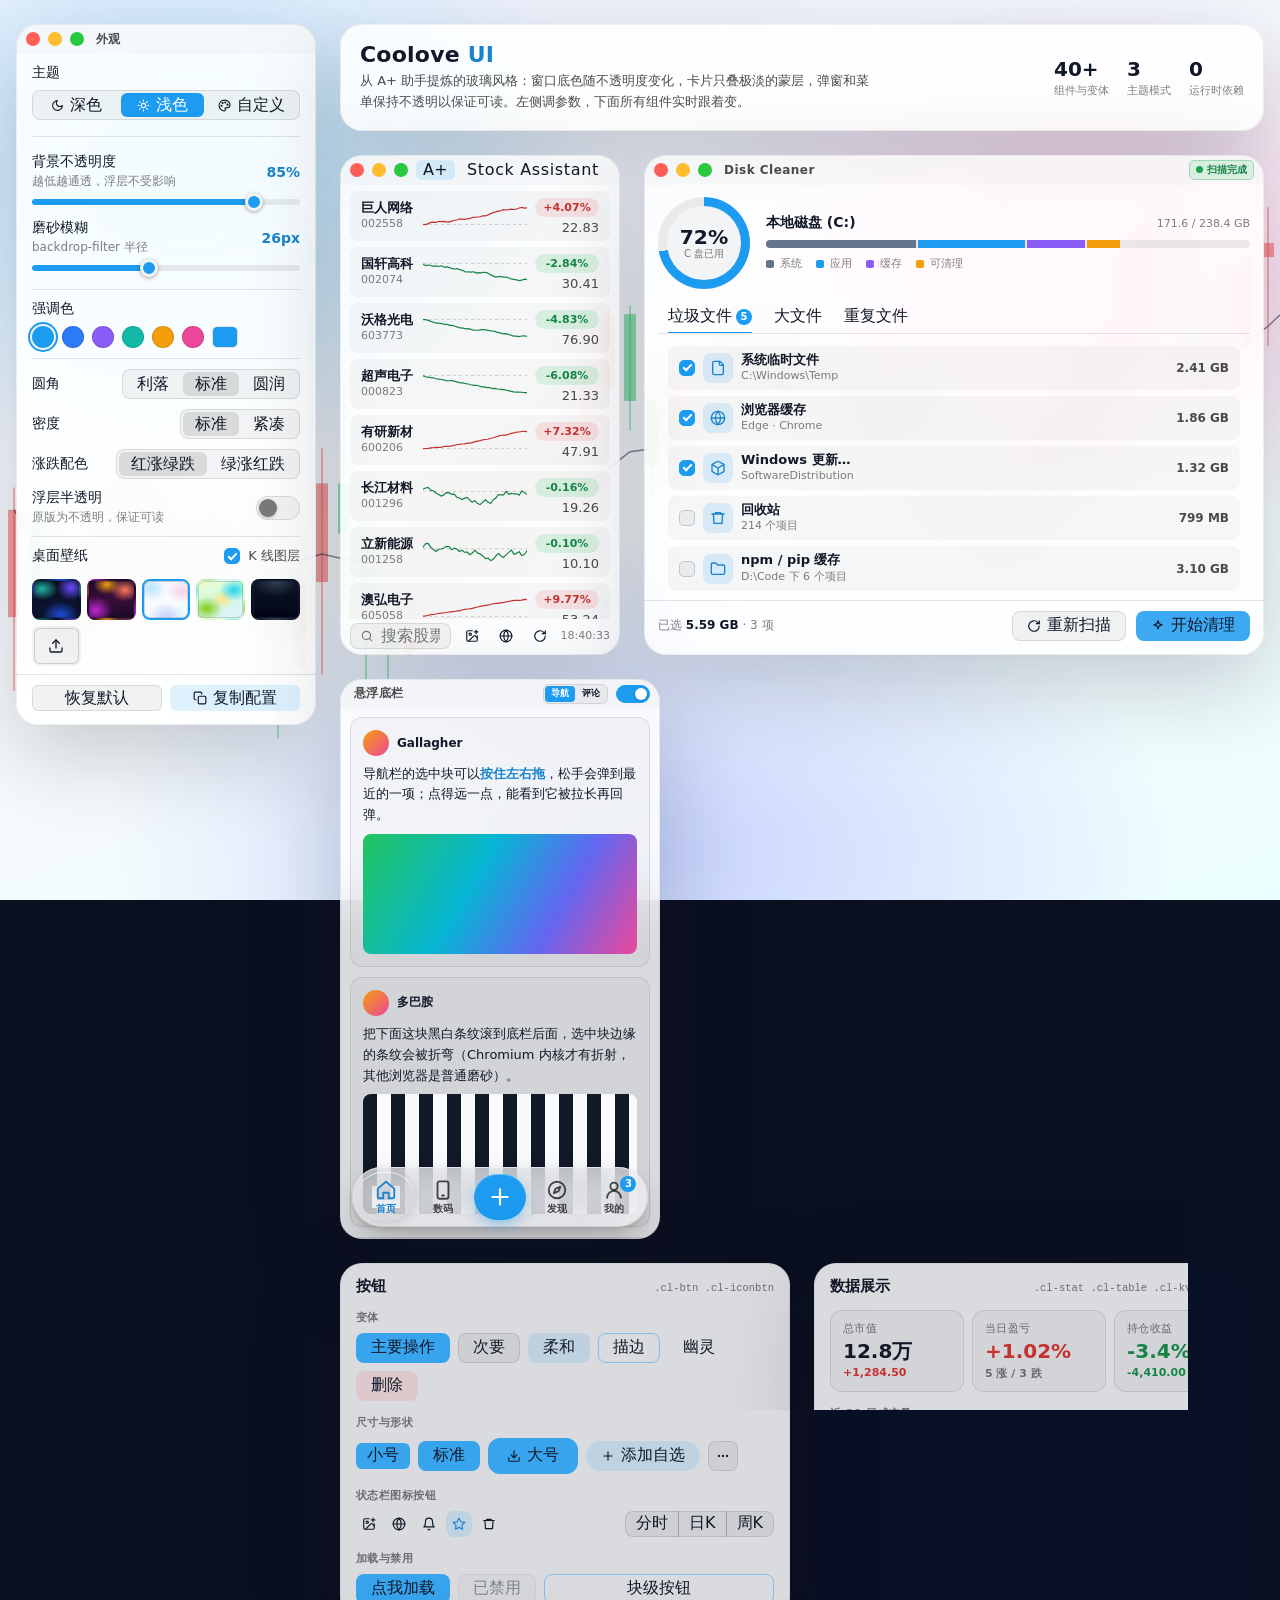
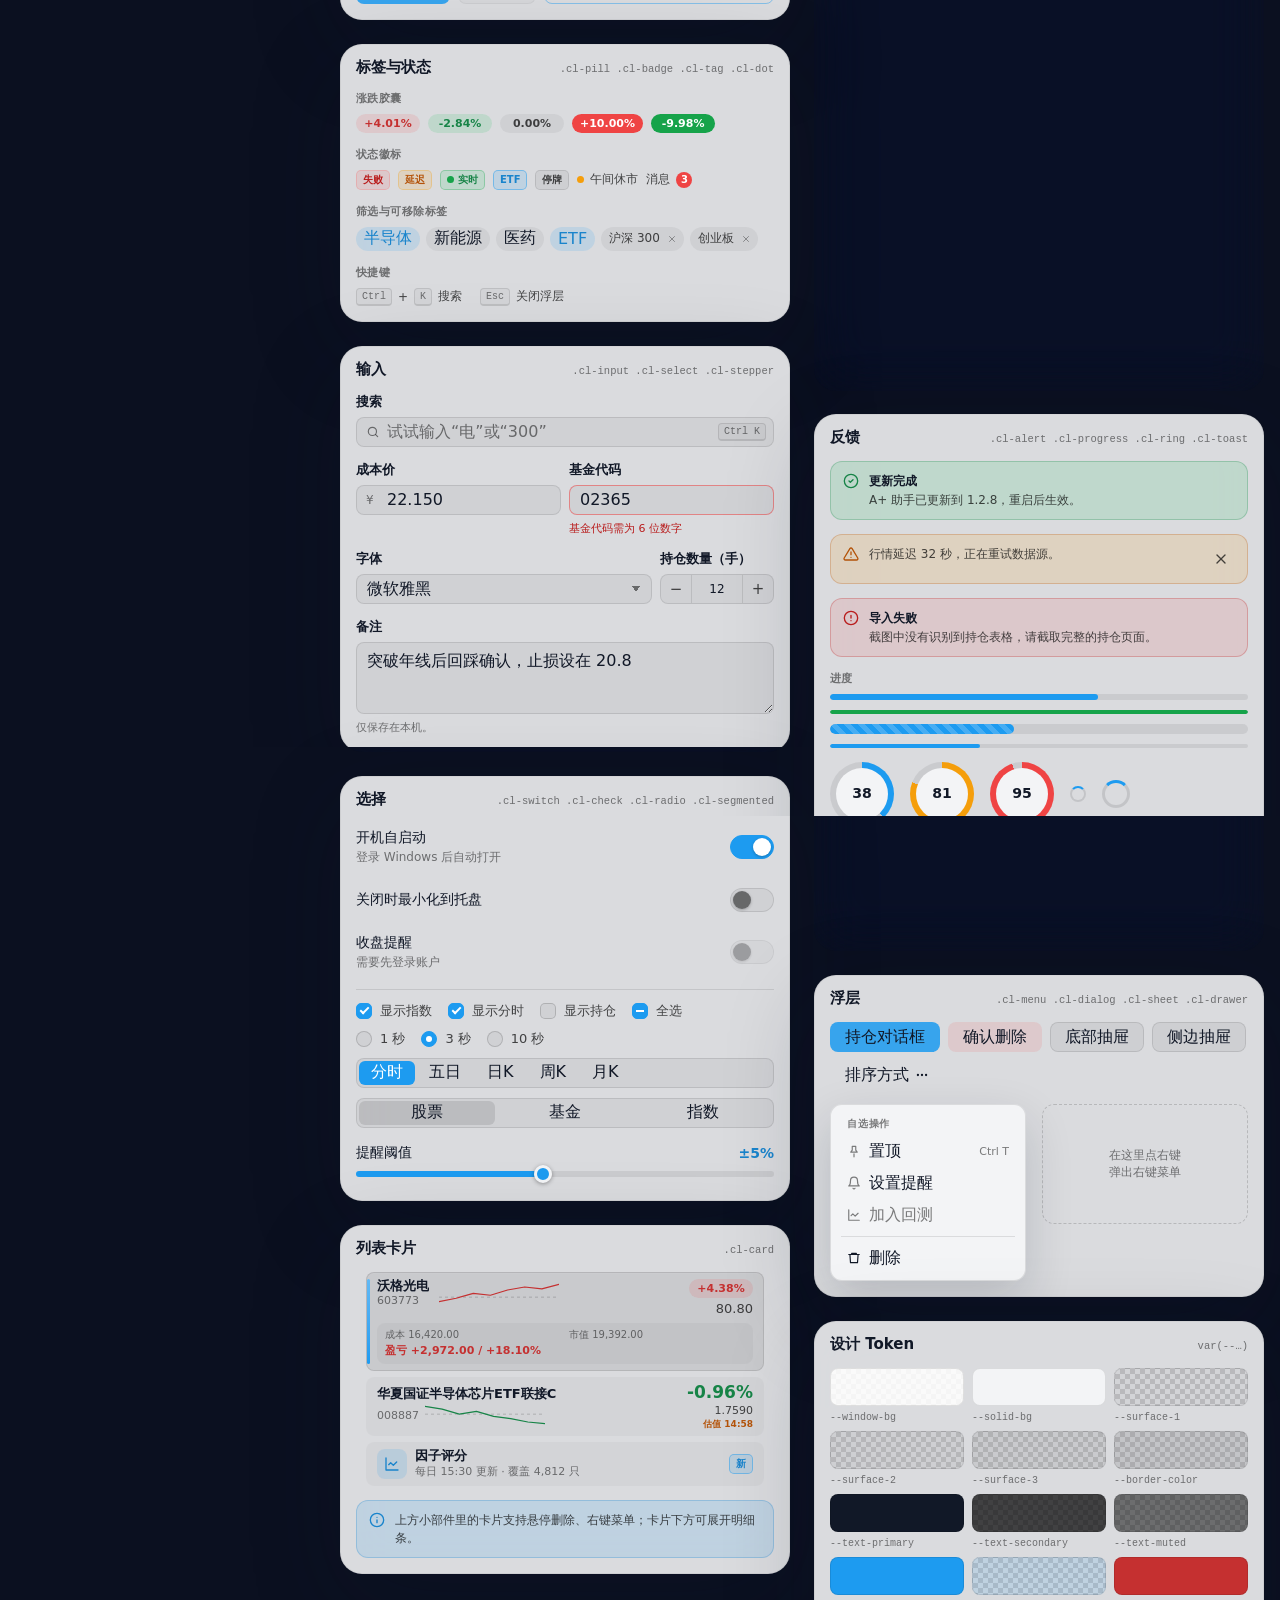
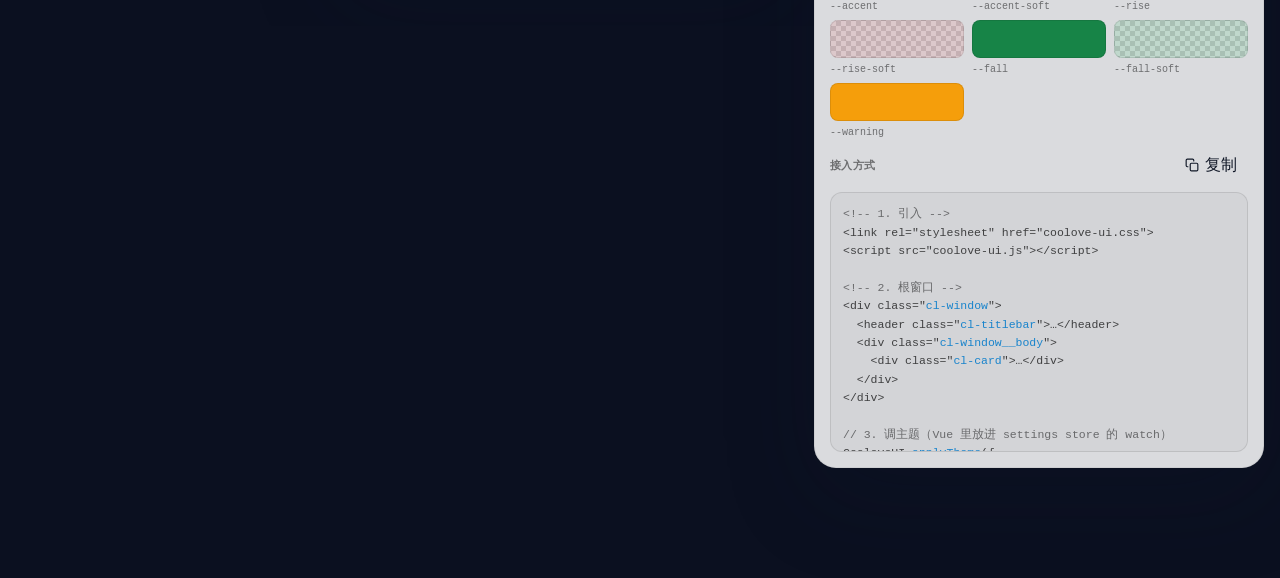
<file: index.html>
<!doctype html>
<html lang="zh-CN">
<meta charset="utf-8">
<meta name="viewport" content="width=device-width, initial-scale=1, viewport-fit=cover">
<title>Coolove UI 组件库</title>
<meta name="description" content="从 A+ 助手提炼的可调透明度玻璃风格组件库">
<link rel="stylesheet" href="coolove-ui.css">
<style>
  /* 展示页布局：左侧是“设置窗口”（本身就是组件示范），右侧依次是两个真实感的小部件窗口和组件画廊；
     背后是可切换的桌面壁纸 + K 线图层，用来直观看出透明度和模糊的效果。 */
  html, body { min-height: 100%; }
  body {
    margin: 0;
    background: #0b1020;
    color: #e5e7eb;
    font-family: "Microsoft YaHei", "PingFang SC", "Segoe UI", system-ui, sans-serif;
  }
  .i { width: 16px; height: 16px; fill: none; stroke: currentColor; stroke-width: 2; stroke-linecap: round; stroke-linejoin: round; flex-shrink: 0; }

  .sc-wall { position: fixed; inset: 0; z-index: 0; background: var(--wall, #0b1020); background-size: cover; background-position: center; transition: background .4s ease; }
  .sc-candles { position: fixed; inset: 0; z-index: 0; width: 100%; height: 100%; pointer-events: none; }

  .desk {
    position: relative;
    z-index: 1;
    max-width: 1380px;
    margin: 0 auto;
    padding-block: 24px 110px;
    padding-inline: 16px;
    display: grid;
    grid-template-columns: 300px minmax(0, 1fr);
    gap: 24px;
    align-items: start;
    background: transparent;
  }
  .sc-side { position: sticky; top: calc(env(safe-area-inset-top, 0px) + 16px); max-height: calc(100vh - 32px); }
  .sc-main { display: flex; flex-direction: column; gap: 24px; min-width: 0; }

  /* 设置窗口 */
  .sc-settings { max-height: calc(100vh - 32px); }
  .sc-settings .cl-window__body { gap: 0; padding: 4px 16px 8px; }
  .sc-settings .cl-divider { margin: 10px 0; }
  .sc-settings__foot { display: flex; gap: 8px; padding: 10px 16px 14px; border-top: 1px solid var(--divider-color); }
  .sc-walls { display: grid; grid-template-columns: repeat(5, 1fr); gap: 6px; margin-top: 6px; }
  .sc-wall-btn {
    aspect-ratio: 1.2;
    max-width: 100%;
    padding: 0;
    border: 2px solid transparent;
    border-radius: var(--radius-sm);
    background: var(--thumb);
    background-size: cover;
    background-position: center;
    cursor: pointer;
    box-shadow: inset 0 0 0 1px rgb(var(--ink) / .15);
    transition: transform var(--ease);
  }
  .sc-wall-btn:hover { transform: translateY(-1px); }
  .sc-wall-btn[aria-pressed="true"] { border-color: var(--accent); }
  .sc-wall-btn--upload { display: grid; place-items: center; background: var(--surface-2); color: var(--text-muted); }
  .sc-custom[hidden] { display: none; }

  /* 顶部介绍 */
  .sc-intro { padding: 18px 20px; display: flex; flex-direction: row; flex-wrap: wrap; align-items: center; gap: 16px 24px; }
  .sc-intro__text { flex: 1 1 320px; min-width: 0; }
  .sc-intro h1 { margin: 0 0 4px; font-size: 22px; font-weight: 800; letter-spacing: .01em; text-wrap: balance; }
  .sc-intro h1 span { color: var(--accent-text); }
  .sc-intro p { margin: 0; font-size: var(--fs-md); line-height: 1.6; color: var(--text-secondary); max-width: 62ch; }
  .sc-intro__meta { display: flex; gap: 18px; }
  .sc-intro__meta div { display: flex; flex-direction: column; gap: 2px; }
  .sc-intro__meta strong { font-size: 20px; font-weight: 800; font-variant-numeric: tabular-nums; }
  .sc-intro__meta span { font-size: var(--fs-xs); color: var(--text-muted); }

  /* 小部件展示行 */
  .sc-showroom { display: flex; flex-wrap: wrap; gap: 24px; align-items: flex-start; }
  .sc-widget { width: 280px; max-width: 100%; height: 500px; flex-shrink: 0; }
  .sc-widget .cl-window__body { scrollbar-width: none; }
  .sc-widget .cl-window__body::-webkit-scrollbar { display: none; }
  .sc-cleaner { flex: 1 1 360px; min-width: 0; height: 500px; }
  .sc-cleaner .cl-window__body { padding: 12px 14px; gap: 12px; }
  .sc-disk { display: flex; align-items: center; gap: 16px; }
  .sc-disk__info { flex: 1; min-width: 0; display: flex; flex-direction: column; gap: 8px; }
  .sc-disk__title { display: flex; align-items: baseline; justify-content: space-between; gap: 8px; }
  .sc-disk__title strong { font-size: var(--fs-lg); }
  .sc-disk__title span { font-size: var(--fs-xs); color: var(--text-muted); font-variant-numeric: tabular-nums; }
  .sc-clean-foot { display: flex; align-items: center; gap: 10px; padding: 10px 14px 14px; border-top: 1px solid var(--divider-color); }
  .sc-clean-foot__sum { flex: 1; min-width: 0; display: flex; flex-direction: column; gap: 6px; font-size: var(--fs-sm); color: var(--text-muted); }
  .sc-clean-foot__sum strong { color: var(--text-primary); font-variant-numeric: tabular-nums; }
  .sc-size { font-size: var(--fs-sm); font-weight: 600; color: var(--text-secondary); font-variant-numeric: tabular-nums; white-space: nowrap; }

  /* 手机示例：悬浮底栏 */
  .sc-phone { position: relative; width: 320px; max-width: 100%; height: 560px; flex-shrink: 0; }
  .sc-phone .cl-window__body { padding: 8px 10px 96px; gap: 10px; scrollbar-width: none; }
  .sc-phone .cl-window__body::-webkit-scrollbar { display: none; }
  .sc-post { display: flex; flex-direction: column; gap: 8px; padding: 12px; border-radius: var(--radius-md); background: var(--surface-1); border: 1px solid var(--border-color); }
  .sc-post__who { display: flex; align-items: center; gap: 8px; font-size: var(--fs-sm); font-weight: 700; }
  .sc-post__who i { width: 26px; height: 26px; border-radius: 50%; background: linear-gradient(135deg, #f59e0b, #ec4899); }
  .sc-post p { margin: 0; font-size: var(--fs-md); line-height: 1.6; }
  .sc-post p b { color: var(--accent-text); font-weight: 600; }
  .sc-post__pic { height: 120px; border-radius: var(--radius-sm); background: linear-gradient(120deg, #22c55e, #06b6d4 40%, #6366f1 70%, #ec4899); }
  .sc-post__pic--b { background: repeating-linear-gradient(90deg, #111827 0 14px, #f9fafb 14px 28px); }
  .sc-phone__tools { display: flex; align-items: center; gap: 8px; }

  /* 组件画廊：瀑布流 */
  .sc-gallery { columns: 2 380px; column-gap: 24px; }
  .sc-section { break-inside: avoid; margin-bottom: 24px; display: flex; flex-direction: column; }
  .sc-section__head { display: flex; align-items: baseline; justify-content: space-between; gap: 12px; padding: 14px 16px 4px; }
  .sc-section__head h2 { margin: 0; font-size: 15px; font-weight: 700; }
  .sc-section__head code { font-family: var(--font-mono); font-size: 10.5px; color: var(--text-muted); }
  .sc-section__body { display: flex; flex-direction: column; gap: 14px; padding: 10px 16px 16px; }
  .sc-label { font-size: var(--fs-xs); font-weight: 600; color: var(--text-muted); letter-spacing: .04em; margin-bottom: -6px; }
  .sc-stats { display: grid; grid-template-columns: repeat(3, minmax(0, 1fr)); gap: 8px; }
  .sc-rings { display: flex; flex-wrap: wrap; gap: 16px; align-items: center; }
  .sc-skel { display: flex; gap: 10px; align-items: center; }
  .sc-skel > div { flex: 1; display: flex; flex-direction: column; gap: 6px; }
  .sc-menu-demo { display: flex; flex-wrap: wrap; gap: 16px; align-items: flex-start; }
  .sc-menu-demo .cl-menu { width: 196px; }
  .sc-ctx-zone {
    flex: 1 1 160px;
    min-height: 120px;
    display: grid;
    place-items: center;
    padding: 12px;
    border: 1px dashed var(--border-strong);
    border-radius: var(--radius-md);
    color: var(--text-muted);
    font-size: var(--fs-sm);
    text-align: center;
  }
  .sc-tokens { display: grid; grid-template-columns: repeat(auto-fill, minmax(112px, 1fr)); gap: 8px; }
  .sc-token { display: flex; flex-direction: column; gap: 6px; min-width: 0; }
  .sc-token i {
    height: 38px;
    border-radius: var(--radius-sm);
    border: 1px solid var(--border-color);
    background: var(--sw), repeating-conic-gradient(rgb(var(--ink) / .12) 0 25%, transparent 0 50%) 0 0 / 10px 10px;
    background-blend-mode: normal;
  }
  .sc-token span { font-family: var(--font-mono); font-size: 10px; color: var(--text-muted); overflow: hidden; text-overflow: ellipsis; white-space: nowrap; }
  .sc-code {
    margin: 0;
    padding: 12px;
    max-height: 260px;
    overflow: auto;
    border: 1px solid var(--border-color);
    border-radius: var(--radius-md);
    background: rgb(var(--ink) / .03);
    font-family: var(--font-mono);
    font-size: 11.5px;
    line-height: 1.6;
    color: var(--text-secondary);
    white-space: pre;
    user-select: text;
  }
  .sc-code b { color: var(--accent-text); font-weight: 500; }
  .sc-code em { color: var(--text-muted); font-style: normal; }

  .sc-dock {
    position: fixed;
    left: 50%;
    bottom: calc(env(safe-area-inset-bottom, 0px) + 14px);
    z-index: 90;
    width: min(360px, calc(100% - 32px));
    transform: translateX(-50%);
    display: none;
    flex-direction: row;
    align-items: center;
    gap: 10px;
    padding: 6px 8px 6px 14px;
    border-radius: var(--radius-pill);
  }
  .sc-dock .cl-range { margin: 0; }
  .sc-dock__val { font-size: var(--fs-sm); font-weight: 700; color: var(--accent-text); font-variant-numeric: tabular-nums; min-width: 36px; text-align: right; }

  @media (max-width: 1040px) {
    .desk { grid-template-columns: minmax(0, 1fr); }
    .cl-toast-stack { bottom: calc(env(safe-area-inset-bottom, 0px) + 76px); }
    .sc-side { position: static; max-height: none; }
    .sc-settings { max-height: none; }
    .sc-dock { display: flex; }
  }
  @media (max-width: 520px) {
    .sc-widget { width: 100%; }
    .sc-stats { grid-template-columns: minmax(0, 1fr) minmax(0, 1fr); }
    .sc-disk { flex-direction: column; align-items: stretch; }
    .sc-disk .cl-ring { align-self: center; }
  }
</style>

<!-- 图标（线性，仿 lucide） -->
<svg width="0" height="0" style="position:absolute" aria-hidden="true">
  <symbol id="i-search" viewBox="0 0 24 24"><circle cx="11" cy="11" r="7"/><path d="m20 20-3.5-3.5"/></symbol>
  <symbol id="i-refresh" viewBox="0 0 24 24"><path d="M21 12a9 9 0 1 1-2.64-6.36L21 8"/><path d="M21 3v5h-5"/></symbol>
  <symbol id="i-image" viewBox="0 0 24 24"><path d="M16 5h6M19 2v6"/><path d="M21 11.5V19a2 2 0 0 1-2 2H5a2 2 0 0 1-2-2V5a2 2 0 0 1 2-2h7.5"/><path d="m21 15-3.1-3.1a2 2 0 0 0-2.8 0L6 21"/><circle cx="9" cy="9" r="2"/></symbol>
  <symbol id="i-globe" viewBox="0 0 24 24"><circle cx="12" cy="12" r="10"/><path d="M2 12h20"/><path d="M12 2a15 15 0 0 1 0 20 15 15 0 0 1 0-20"/></symbol>
  <symbol id="i-x" viewBox="0 0 24 24"><path d="M18 6 6 18M6 6l12 12"/></symbol>
  <symbol id="i-plus" viewBox="0 0 24 24"><path d="M12 5v14M5 12h14"/></symbol>
  <symbol id="i-minus" viewBox="0 0 24 24"><path d="M5 12h14"/></symbol>
  <symbol id="i-trash" viewBox="0 0 24 24"><path d="M3 6h18"/><path d="M8 6V4h8v2"/><path d="m19 6-1 14H6L5 6"/></symbol>
  <symbol id="i-pin" viewBox="0 0 24 24"><path d="M12 17v5"/><path d="M9 4h6v6.5l2.5 3.5h-11L9 10.5z"/></symbol>
  <symbol id="i-bell" viewBox="0 0 24 24"><path d="M6 8a6 6 0 0 1 12 0c0 7 3 9 3 9H3s3-2 3-9"/><path d="M10.3 21a1.94 1.94 0 0 0 3.4 0"/></symbol>
  <symbol id="i-check" viewBox="0 0 24 24"><path d="M20 6 9 17l-5-5"/></symbol>
  <symbol id="i-info" viewBox="0 0 24 24"><circle cx="12" cy="12" r="10"/><path d="M12 16v-4M12 8h.01"/></symbol>
  <symbol id="i-warn" viewBox="0 0 24 24"><path d="M10.3 3.9 1.8 18a2 2 0 0 0 1.7 3h16.9a2 2 0 0 0 1.7-3L13.7 3.9a2 2 0 0 0-3.4 0z"/><path d="M12 9v4M12 17h.01"/></symbol>
  <symbol id="i-ok" viewBox="0 0 24 24"><circle cx="12" cy="12" r="10"/><path d="m9 12 2 2 4-4"/></symbol>
  <symbol id="i-alert" viewBox="0 0 24 24"><circle cx="12" cy="12" r="10"/><path d="M12 8v4M12 16h.01"/></symbol>
  <symbol id="i-folder" viewBox="0 0 24 24"><path d="M4 20h16a2 2 0 0 0 2-2V8a2 2 0 0 0-2-2h-7.9a2 2 0 0 1-1.7-.9l-.8-1.2A2 2 0 0 0 7.9 3H4a2 2 0 0 0-2 2v13a2 2 0 0 0 2 2z"/></symbol>
  <symbol id="i-drive" viewBox="0 0 24 24"><path d="M22 12H2"/><path d="M5.45 5.11 2 12v6a2 2 0 0 0 2 2h16a2 2 0 0 0 2-2v-6l-3.45-6.89A2 2 0 0 0 16.76 4H7.24a2 2 0 0 0-1.79 1.11z"/><path d="M6 16h.01M10 16h.01"/></symbol>
  <symbol id="i-sun" viewBox="0 0 24 24"><circle cx="12" cy="12" r="4"/><path d="M12 2v2M12 20v2M4.9 4.9l1.4 1.4M17.7 17.7l1.4 1.4M2 12h2M20 12h2M4.9 19.1l1.4-1.4M17.7 6.3l1.4-1.4"/></symbol>
  <symbol id="i-moon" viewBox="0 0 24 24"><path d="M12 3a6 6 0 0 0 9 9 9 9 0 1 1-9-9z"/></symbol>
  <symbol id="i-palette" viewBox="0 0 24 24"><circle cx="13.5" cy="6.5" r="1"/><circle cx="17.5" cy="10.5" r="1"/><circle cx="8.5" cy="7.5" r="1"/><circle cx="6.5" cy="12.5" r="1"/><path d="M12 2a10 10 0 0 0 0 20c.9 0 1.7-.8 1.7-1.7 0-.4-.2-.8-.4-1.1-.3-.3-.4-.7-.4-1.1 0-.9.8-1.7 1.7-1.7h2a5.6 5.6 0 0 0 5.6-5.6C22 6 17.5 2 12 2z"/></symbol>
  <symbol id="i-star" viewBox="0 0 24 24"><path d="m12 2 3.1 6.3 6.9 1-5 4.9 1.2 6.8-6.2-3.2-6.2 3.2L7 14.2 2 9.3l6.9-1z"/></symbol>
  <symbol id="i-more" viewBox="0 0 24 24"><circle cx="5" cy="12" r="1"/><circle cx="12" cy="12" r="1"/><circle cx="19" cy="12" r="1"/></symbol>
  <symbol id="i-upload" viewBox="0 0 24 24"><path d="M21 15v4a2 2 0 0 1-2 2H5a2 2 0 0 1-2-2v-4"/><path d="m17 8-5-5-5 5"/><path d="M12 3v12"/></symbol>
  <symbol id="i-copy" viewBox="0 0 24 24"><rect x="9" y="9" width="13" height="13" rx="2"/><path d="M5 15H4a2 2 0 0 1-2-2V4a2 2 0 0 1 2-2h9a2 2 0 0 1 2 2v1"/></symbol>
  <symbol id="i-spark" viewBox="0 0 24 24"><path d="M12 3l1.9 5.1L19 10l-5.1 1.9L12 17l-1.9-5.1L5 10l5.1-1.9z"/></symbol>
  <symbol id="i-download" viewBox="0 0 24 24"><path d="M21 15v4a2 2 0 0 1-2 2H5a2 2 0 0 1-2-2v-4"/><path d="m7 10 5 5 5-5"/><path d="M12 15V3"/></symbol>
  <symbol id="i-chart" viewBox="0 0 24 24"><path d="M3 3v18h18"/><path d="m19 9-5 5-4-4-3 3"/></symbol>
  <symbol id="i-box" viewBox="0 0 24 24"><path d="M21 8a2 2 0 0 0-1-1.73l-7-4a2 2 0 0 0-2 0l-7 4A2 2 0 0 0 3 8v8a2 2 0 0 0 1 1.73l7 4a2 2 0 0 0 2 0l7-4A2 2 0 0 0 21 16Z"/><path d="m3.3 7 8.7 5 8.7-5"/><path d="M12 22V12"/></symbol>
  <symbol id="i-file" viewBox="0 0 24 24"><path d="M15 2H6a2 2 0 0 0-2 2v16a2 2 0 0 0 2 2h12a2 2 0 0 0 2-2V7z"/><path d="M14 2v4a2 2 0 0 0 2 2h4"/></symbol>
  <symbol id="i-gear" viewBox="0 0 24 24"><circle cx="12" cy="12" r="3"/><path d="M19.4 15a1.65 1.65 0 0 0 .33 1.82l.06.06a2 2 0 1 1-2.83 2.83l-.06-.06a1.65 1.65 0 0 0-1.82-.33 1.65 1.65 0 0 0-1 1.51V21a2 2 0 0 1-4 0v-.09a1.65 1.65 0 0 0-1-1.51 1.65 1.65 0 0 0-1.82.33l-.06.06a2 2 0 1 1-2.83-2.83l.06-.06a1.65 1.65 0 0 0 .33-1.82 1.65 1.65 0 0 0-1.51-1H3a2 2 0 0 1 0-4h.09a1.65 1.65 0 0 0 1.51-1 1.65 1.65 0 0 0-.33-1.82l-.06-.06a2 2 0 1 1 2.83-2.83l.06.06a1.65 1.65 0 0 0 1.82.33h.01a1.65 1.65 0 0 0 1-1.51V3a2 2 0 0 1 4 0v.09a1.65 1.65 0 0 0 1 1.51h.01a1.65 1.65 0 0 0 1.82-.33l.06-.06a2 2 0 1 1 2.83 2.83l-.06.06a1.65 1.65 0 0 0-.33 1.82v.01a1.65 1.65 0 0 0 1.51 1H21a2 2 0 0 1 0 4h-.09a1.65 1.65 0 0 0-1.51 1z"/></symbol>
  <symbol id="i-home" viewBox="0 0 24 24"><path d="M3 10.5 12 3l9 7.5V20a1 1 0 0 1-1 1h-5v-6h-6v6H4a1 1 0 0 1-1-1z"/></symbol>
  <symbol id="i-compass" viewBox="0 0 24 24"><circle cx="12" cy="12" r="9"/><path d="m15.5 8.5-2 5-5 2 2-5z"/></symbol>
  <symbol id="i-user" viewBox="0 0 24 24"><circle cx="12" cy="8" r="4"/><path d="M4.5 20.5a7.5 7.5 0 0 1 15 0"/></symbol>
  <symbol id="i-phone" viewBox="0 0 24 24"><rect x="6" y="2.5" width="12" height="19" rx="2.5"/><path d="M11 18h2"/></symbol>
  <symbol id="i-thumb" viewBox="0 0 24 24"><path d="M7 10v11H3V10z"/><path d="M7 10l4-7a2.5 2.5 0 0 1 3 3l-1 4h6a2 2 0 0 1 2 2.3l-1.3 7A2 2 0 0 1 17.7 21H7"/></symbol>
  <symbol id="i-chat" viewBox="0 0 24 24"><path d="M4 5h16v11H9l-5 4z"/><path d="M8 9.5h8M8 12.5h5"/></symbol>
  <symbol id="i-share" viewBox="0 0 24 24"><path d="M20 12a8 8 0 1 1-3-6.2"/><path d="M15 3h5v5"/><path d="m20 3-7 7"/></symbol>
  <symbol id="i-pen" viewBox="0 0 24 24"><path d="M4 20h4L19 9l-4-4L4 16z"/><path d="M13 21h7"/></symbol>
</svg>

<div class="sc-wall" id="wall"></div>
<canvas class="sc-candles" id="candles" aria-hidden="true"></canvas>

<div class="desk cl-scope" id="desk" data-cl-root data-theme="dark">

  <!-- ================= 左：外观设置窗口 ================= -->
  <aside class="sc-side">
    <section class="cl-window sc-settings" aria-label="外观设置">
      <header class="cl-titlebar">
        <div class="cl-traffic">
          <button class="cl-traffic__btn cl-traffic__btn--close" type="button" aria-label="关闭"><svg viewBox="0 0 24 24" fill="none" stroke="currentColor" stroke-width="3.5" stroke-linecap="round"><path d="M18 6 6 18M6 6l12 12"/></svg></button>
          <button class="cl-traffic__btn cl-traffic__btn--min" type="button" aria-label="最小化"><svg viewBox="0 0 24 24" fill="none" stroke="currentColor" stroke-width="3.5" stroke-linecap="round"><path d="M5 12h14"/></svg></button>
          <button class="cl-traffic__btn cl-traffic__btn--settings" type="button" aria-label="设置"><svg viewBox="0 0 24 24" fill="none" stroke="currentColor" stroke-width="3" stroke-linecap="round"><circle cx="12" cy="12" r="4"/></svg></button>
        </div>
        <span class="cl-titlebar__title" style="cursor:default">外观</span>
      </header>

      <div class="cl-window__body cl-scroll">
        <div class="cl-setting" style="flex-direction:column;align-items:stretch;gap:8px">
          <span class="cl-setting__label">主题</span>
          <div class="cl-segmented cl-segmented--block" data-cl-select id="ctlTheme" role="group" aria-label="主题">
            <button class="cl-segmented__item" type="button" data-value="dark" aria-pressed="true"><svg class="i"><use href="#i-moon"/></svg>深色</button>
            <button class="cl-segmented__item" type="button" data-value="light" aria-pressed="false"><svg class="i"><use href="#i-sun"/></svg>浅色</button>
            <button class="cl-segmented__item" type="button" data-value="custom" aria-pressed="false"><svg class="i"><use href="#i-palette"/></svg>自定义</button>
          </div>
          <div class="cl-panel sc-custom" id="customPanel" hidden>
            <div class="cl-stack">
              <label class="cl-row" style="justify-content:space-between" for="ctlCustomBg">
                <span class="cl-stack" style="gap:2px"><span style="font-size:var(--fs-sm);font-weight:500">背景色</span><span class="cl-mono cl-muted" style="font-size:11px" id="customBgHex">#1F2937</span></span>
                <input class="cl-color" type="color" id="ctlCustomBg" value="#1f2937">
              </label>
              <label class="cl-row" style="justify-content:space-between" for="ctlCustomFg">
                <span class="cl-stack" style="gap:2px"><span style="font-size:var(--fs-sm);font-weight:500">文字色</span><span class="cl-mono cl-muted" style="font-size:11px" id="customFgHex">#FFFFFF</span></span>
                <input class="cl-color" type="color" id="ctlCustomFg" value="#ffffff">
              </label>
            </div>
          </div>
        </div>

        <hr class="cl-divider">

        <div>
          <div class="cl-setting" style="padding-bottom:0">
            <div class="cl-setting__info"><span class="cl-setting__label">背景不透明度</span><span class="cl-setting__desc">越低越通透，浮层不受影响</span></div>
            <span class="cl-setting__value js-opacity-val">85%</span>
          </div>
          <input class="cl-range js-opacity" id="ctlOpacity" type="range" min="0" max="100" value="85" aria-label="背景不透明度">
        </div>
        <div>
          <div class="cl-setting" style="padding-bottom:0">
            <div class="cl-setting__info"><span class="cl-setting__label">磨砂模糊</span><span class="cl-setting__desc">backdrop-filter 半径</span></div>
            <span class="cl-setting__value" id="blurVal">26px</span>
          </div>
          <input class="cl-range" id="ctlBlur" type="range" min="0" max="60" value="26" aria-label="磨砂模糊">
        </div>

        <hr class="cl-divider">

        <div class="cl-stack" style="gap:8px">
          <span class="cl-setting__label">强调色</span>
          <div class="cl-swatches" id="ctlAccent">
            <button class="cl-swatch" type="button" style="--swatch:#1d9bf0" data-value="#1d9bf0" aria-label="原版蓝" data-tip="原版蓝"></button>
            <button class="cl-swatch" type="button" style="--swatch:#2d7cf6" data-value="#2d7cf6" aria-label="深海蓝" data-tip="深海蓝"></button>
            <button class="cl-swatch" type="button" style="--swatch:#8b5cf6" data-value="#8b5cf6" aria-label="紫罗兰" data-tip="紫罗兰"></button>
            <button class="cl-swatch" type="button" style="--swatch:#14b8a6" data-value="#14b8a6" aria-label="青碧" data-tip="青碧"></button>
            <button class="cl-swatch" type="button" style="--swatch:#f59e0b" data-value="#f59e0b" aria-label="琥珀" data-tip="琥珀"></button>
            <button class="cl-swatch" type="button" style="--swatch:#ec4899" data-value="#ec4899" aria-label="桃红" data-tip="桃红"></button>
            <input class="cl-color" type="color" id="ctlAccentCustom" value="#1d9bf0" aria-label="自选强调色" style="width:26px;height:22px">
          </div>
        </div>

        <hr class="cl-divider">

        <div class="cl-stack" style="gap:10px">
          <div class="cl-setting" style="padding:0"><span class="cl-setting__label">圆角</span>
            <div class="cl-segmented cl-segmented--subtle" data-cl-select id="ctlRadius" role="group" aria-label="圆角">
              <button class="cl-segmented__item" type="button" data-value="0.55" aria-pressed="false">利落</button>
              <button class="cl-segmented__item" type="button" data-value="1" aria-pressed="true">标准</button>
              <button class="cl-segmented__item" type="button" data-value="1.4" aria-pressed="false">圆润</button>
            </div>
          </div>
          <div class="cl-setting" style="padding:0"><span class="cl-setting__label">密度</span>
            <div class="cl-segmented cl-segmented--subtle" data-cl-select id="ctlDensity" role="group" aria-label="密度">
              <button class="cl-segmented__item" type="button" data-value="comfortable" aria-pressed="true">标准</button>
              <button class="cl-segmented__item" type="button" data-value="compact" aria-pressed="false">紧凑</button>
            </div>
          </div>
          <div class="cl-setting" style="padding:0"><span class="cl-setting__label">涨跌配色</span>
            <div class="cl-segmented cl-segmented--subtle" data-cl-select id="ctlTrend" role="group" aria-label="涨跌配色">
              <button class="cl-segmented__item" type="button" data-value="cn" aria-pressed="true">红涨绿跌</button>
              <button class="cl-segmented__item" type="button" data-value="intl" aria-pressed="false">绿涨红跌</button>
            </div>
          </div>
          <div class="cl-setting" style="padding:0">
            <div class="cl-setting__info"><span class="cl-setting__label">浮层半透明</span><span class="cl-setting__desc">原版为不透明，保证可读</span></div>
            <label class="cl-switch"><input type="checkbox" id="ctlOverlay"><span class="cl-switch__track"></span></label>
          </div>
        </div>

        <hr class="cl-divider">

        <div class="cl-stack" style="gap:8px">
          <div class="cl-setting" style="padding:0">
            <span class="cl-setting__label">桌面壁纸</span>
            <label class="cl-check" for="ctlCandles"><input type="checkbox" id="ctlCandles" checked>K 线图层</label>
          </div>
          <div class="sc-walls" id="ctlWall"></div>
          <input type="file" id="wallFile" accept="image/*" hidden>
        </div>
      </div>

      <div class="sc-settings__foot">
        <button class="cl-btn cl-btn--sm" type="button" id="btnReset" style="flex:1">恢复默认</button>
        <button class="cl-btn cl-btn--sm cl-btn--soft" type="button" id="btnCopyCfg" style="flex:1"><svg class="i"><use href="#i-copy"/></svg>复制配置</button>
      </div>
    </section>
  </aside>

  <!-- ================= 右：展示区 ================= -->
  <main class="sc-main">

    <section class="cl-window sc-intro">
      <div class="sc-intro__text">
        <h1>Coolove <span>UI</span></h1>
        <p>从 A+ 助手提炼的玻璃风格：窗口底色随不透明度变化，卡片只叠极淡的蒙层，弹窗和菜单保持不透明以保证可读。左侧调参数，下面所有组件实时跟着变。</p>
      </div>
      <div class="sc-intro__meta">
        <div><strong id="compCount">42</strong><span>组件与变体</span></div>
        <div><strong>3</strong><span>主题模式</span></div>
        <div><strong>0</strong><span>运行时依赖</span></div>
      </div>
    </section>

    <!-- 两个真实感窗口 -->
    <div class="sc-showroom">
      <!-- 原项目风格还原：自选股小部件 -->
      <section class="cl-window sc-widget" id="stockWidget" aria-label="自选股小部件示例">
        <header class="cl-titlebar">
          <div class="cl-traffic">
            <button class="cl-traffic__btn cl-traffic__btn--close" type="button" aria-label="关闭"><svg viewBox="0 0 24 24" fill="none" stroke="currentColor" stroke-width="3.5" stroke-linecap="round"><path d="M18 6 6 18M6 6l12 12"/></svg></button>
            <button class="cl-traffic__btn cl-traffic__btn--min" type="button" aria-label="最小化"><svg viewBox="0 0 24 24" fill="none" stroke="currentColor" stroke-width="3.5" stroke-linecap="round"><path d="M5 12h14"/></svg></button>
            <button class="cl-traffic__btn cl-traffic__btn--settings" type="button" aria-label="快捷设置" data-cl-open="#widgetQuick"><svg viewBox="0 0 24 24" fill="none" stroke="currentColor" stroke-width="3" stroke-linecap="round"><circle cx="12" cy="12" r="4"/></svg></button>
          </div>
          <button class="cl-brand" type="button" aria-pressed="false" data-cl-toggle title="量化">A+</button>
          <button class="cl-titlebar__title" type="button" id="assetToggle">Stock Assistant</button>
        </header>
        <div class="cl-window__body" id="stockList"></div>
        <footer class="cl-statusbar">
          <div class="cl-search" id="stockSearch">
            <div class="cl-input-wrap">
              <span class="cl-input-wrap__prefix"><svg class="i"><use href="#i-search"/></svg></span>
              <input class="cl-input cl-input--sm" id="stockSearchInput" type="text" placeholder="搜索股票名称/代码" autocomplete="off">
            </div>
            <div class="cl-search__results cl-search__results--up" id="stockSearchResults" hidden></div>
          </div>
          <button class="cl-iconbtn cl-iconbtn--accent" type="button" aria-label="图片导入持仓" data-tip="图片导入"><svg class="i"><use href="#i-image"/></svg></button>
          <button class="cl-iconbtn cl-iconbtn--accent" type="button" aria-label="市场助手" data-tip="市场助手"><svg class="i"><use href="#i-globe"/></svg></button>
          <button class="cl-iconbtn" type="button" id="btnRefresh" aria-label="刷新" data-tip="刷新"><svg class="i"><use href="#i-refresh"/></svg></button>
          <span class="cl-statusbar__time" id="clock">15:46:45</span>
        </footer>

        <div class="cl-backdrop cl-backdrop--contained" id="widgetQuick" hidden>
          <div class="cl-dialog cl-dialog--sm" role="dialog" aria-modal="true" aria-labelledby="wqTitle">
            <div class="cl-dialog__head">
              <h3 class="cl-dialog__title" id="wqTitle">快捷设置</h3>
              <button class="cl-close" type="button" data-cl-close aria-label="关闭"><svg class="i"><use href="#i-x"/></svg></button>
            </div>
            <div class="cl-dialog__body">
              <div class="cl-setting" style="padding-bottom:0"><span class="cl-setting__label">背景不透明度</span><span class="cl-setting__value js-opacity-val">85%</span></div>
              <input class="cl-range js-opacity" id="wqOpacity" type="range" min="0" max="100" value="85" aria-label="背景不透明度">
              <div class="cl-setting">
                <div class="cl-setting__info"><span class="cl-setting__label">窗口置顶</span><span class="cl-setting__desc">始终显示在其他窗口之上</span></div>
                <label class="cl-switch cl-switch--sm"><input type="checkbox" id="wqTop" checked><span class="cl-switch__track"></span></label>
              </div>
              <div class="cl-setting">
                <div class="cl-setting__info"><span class="cl-setting__label">显示分时图</span></div>
                <label class="cl-switch cl-switch--sm"><input type="checkbox" id="wqSpark" checked><span class="cl-switch__track"></span></label>
              </div>
            </div>
          </div>
        </div>
      </section>

      <!-- 新组件组合示例：磁盘清理 -->
      <section class="cl-window sc-cleaner" aria-label="磁盘清理示例">
        <header class="cl-titlebar">
          <div class="cl-traffic">
            <button class="cl-traffic__btn cl-traffic__btn--close" type="button" aria-label="关闭"><svg viewBox="0 0 24 24" fill="none" stroke="currentColor" stroke-width="3.5" stroke-linecap="round"><path d="M18 6 6 18M6 6l12 12"/></svg></button>
            <button class="cl-traffic__btn cl-traffic__btn--min" type="button" aria-label="最小化"><svg viewBox="0 0 24 24" fill="none" stroke="currentColor" stroke-width="3.5" stroke-linecap="round"><path d="M5 12h14"/></svg></button>
            <button class="cl-traffic__btn cl-traffic__btn--max" type="button" aria-label="最大化"><svg viewBox="0 0 24 24" fill="none" stroke="currentColor" stroke-width="3" stroke-linecap="round"><path d="M7 17 17 7M9 7h8v8"/></svg></button>
          </div>
          <span class="cl-titlebar__title" style="cursor:default">Disk Cleaner</span>
          <span class="cl-titlebar__spacer"></span>
          <span class="cl-badge cl-badge--success" id="scanBadge"><span class="cl-dot cl-dot--live"></span>扫描完成</span>
        </header>

        <div class="cl-window__body">
          <div class="sc-disk">
            <div class="cl-ring" id="diskRing" style="--val:72;--size:92px" role="img" aria-label="C 盘已用 72%">
              <div class="cl-ring__label"><span class="cl-ring__value" id="diskPct">72%</span><span class="cl-ring__unit">C 盘已用</span></div>
            </div>
            <div class="sc-disk__info">
              <div class="sc-disk__title"><strong>本地磁盘 (C:)</strong><span id="diskUsed">171.6 / 238.4 GB</span></div>
              <div class="cl-meter" id="diskMeter">
                <i style="--w:31;--c:#64748b"></i><i style="--w:22;--c:var(--accent)"></i><i style="--w:12;--c:#8b5cf6" id="meterCache"></i><i style="--w:7;--c:var(--warning)" id="meterJunk"></i>
              </div>
              <div class="cl-legend">
                <span style="--c:#64748b">系统</span><span style="--c:var(--accent)">应用</span><span style="--c:#8b5cf6">缓存</span><span style="--c:var(--warning)">可清理</span>
              </div>
            </div>
          </div>

          <div class="cl-tabs" role="tablist" data-cl-select aria-label="清理类型">
            <button class="cl-tabs__item" role="tab" type="button" aria-selected="true" aria-controls="tabJunk">垃圾文件<span class="cl-count cl-count--accent">5</span></button>
            <button class="cl-tabs__item" role="tab" type="button" aria-selected="false" aria-controls="tabBig">大文件</button>
            <button class="cl-tabs__item" role="tab" type="button" aria-selected="false" aria-controls="tabDup">重复文件</button>
          </div>

          <div class="cl-tabpanel cl-list" id="tabJunk" role="tabpanel"></div>
          <div class="cl-tabpanel" id="tabBig" role="tabpanel" hidden>
            <div class="cl-table-wrap">
              <table class="cl-table">
                <thead><tr><th>文件</th><th>位置</th><th class="is-num">大小</th></tr></thead>
                <tbody>
                  <tr><td>Win11_23H2.iso</td><td class="cl-muted">D:\Downloads</td><td class="is-num">6.1 GB</td></tr>
                  <tr><td>hiberfil.sys</td><td class="cl-muted">C:\</td><td class="is-num">3.2 GB</td></tr>
                  <tr><td>node_modules.zip</td><td class="cl-muted">D:\Code\backup</td><td class="is-num">1.4 GB</td></tr>
                  <tr><td>录屏_0921.mp4</td><td class="cl-muted">C:\Users\Videos</td><td class="is-num">980 MB</td></tr>
                </tbody>
              </table>
            </div>
          </div>
          <div class="cl-tabpanel" id="tabDup" role="tabpanel" hidden>
            <div class="cl-empty">
              <div class="cl-empty__icon"><svg class="i"><use href="#i-copy"/></svg></div>
              <div class="cl-empty__title">没有发现重复文件</div>
              <div class="cl-empty__desc">已比对 12,408 个文件的大小和哈希值。</div>
              <button class="cl-btn cl-btn--sm cl-btn--ghost" type="button">重新比对</button>
            </div>
          </div>
        </div>

        <footer class="sc-clean-foot">
          <div class="sc-clean-foot__sum">
            <span>已选 <strong id="selSize">0 B</strong> · <span id="selCount">0</span> 项</span>
            <div class="cl-progress cl-progress--sm cl-progress--striped" id="cleanProgress" hidden><div class="cl-progress__bar"></div></div>
          </div>
          <button class="cl-btn" type="button" id="btnRescan"><svg class="i"><use href="#i-refresh"/></svg>重新扫描</button>
          <button class="cl-btn cl-btn--primary" type="button" id="btnClean"><svg class="i"><use href="#i-spark"/></svg>开始清理</button>
        </footer>
      </section>

      <!-- 悬浮底栏：滑动回弹、拖动吸附、液态折射 -->
      <section class="cl-window sc-phone" aria-label="悬浮底栏示例">
        <header class="cl-titlebar">
          <span class="cl-titlebar__title">悬浮底栏</span>
          <span class="cl-titlebar__spacer"></span>
          <div class="sc-phone__tools">
            <div class="cl-segmented cl-segmented--xs" data-cl-select id="phoneMode">
              <button class="cl-segmented__item" type="button" aria-pressed="true" data-value="tabs">导航</button>
              <button class="cl-segmented__item" type="button" aria-pressed="false" data-value="comment">评论</button>
            </div>
            <label class="cl-switch cl-switch--sm" title="液态折射"><input type="checkbox" id="phoneLiquid" checked><span class="cl-switch__track"></span></label>
          </div>
        </header>
        <div class="cl-window__body">
          <div class="sc-post"><div class="sc-post__who"><i></i>Gallagher</div><p>导航栏的选中块可以<b>按住左右拖</b>，松手会弹到最近的一项；点得远一点，能看到它被拉长再回弹。</p><div class="sc-post__pic"></div></div>
          <div class="sc-post"><div class="sc-post__who"><i></i>多巴胺</div><p>把下面这块黑白条纹滚到底栏后面，选中块边缘的条纹会被折弯（Chromium 内核才有折射，其他浏览器是普通磨砂）。</p><div class="sc-post__pic sc-post__pic--b"></div></div>
          <div class="sc-post"><div class="sc-post__who"><i></i>秋野</div><p>右上角可以切换成评论页的两段式底栏：左边是写评论，右边是点赞、评论、收藏、分享。</p><div class="sc-post__pic"></div></div>
          <div class="sc-post"><div class="sc-post__who"><i></i>小 k</div><p>底栏只叠一层玻璃：主题、透明度跟着左侧设置走，浅色主题顶边高光更亮。</p><div class="sc-post__pic sc-post__pic--b"></div></div>
        </div>
        <div class="cl-dock-area cl-dock-area--contained" id="phoneTabs">
          <nav class="cl-dock cl-dock--liquid" id="phoneDock" data-cl-dock aria-label="底栏导航">
            <span class="cl-dock__indicator"></span>
            <button class="cl-dock__item" type="button" aria-current="page"><svg class="i"><use href="#i-home"/></svg>首页</button>
            <button class="cl-dock__item" type="button"><svg class="i"><use href="#i-phone"/></svg>数码</button>
            <button class="cl-dock__fab" type="button" aria-label="发布"><svg class="i"><use href="#i-plus"/></svg></button>
            <button class="cl-dock__item" type="button"><svg class="i"><use href="#i-compass"/></svg>发现</button>
            <button class="cl-dock__item" type="button"><svg class="i"><use href="#i-user"/></svg>我的<span class="cl-count cl-count--accent">3</span></button>
          </nav>
        </div>
        <div class="cl-dock-area cl-dock-area--contained" id="phoneComment" hidden>
          <div class="cl-dock cl-dock--field cl-dock--sm">
            <button class="cl-dock__field" type="button"><svg class="i"><use href="#i-pen"/></svg><span>写评论</span></button>
          </div>
          <div class="cl-dock cl-dock--actions cl-dock--sm" style="--n:4">
            <button class="cl-dock__item" type="button" aria-pressed="false" id="phoneLike"><svg class="i"><use href="#i-thumb"/></svg><small>832</small></button>
            <button class="cl-dock__item" type="button"><svg class="i"><use href="#i-chat"/></svg><small>431</small></button>
            <button class="cl-dock__item" type="button"><svg class="i"><use href="#i-star"/></svg><small>71</small></button>
            <button class="cl-dock__item" type="button"><svg class="i"><use href="#i-share"/></svg><small>5</small></button>
          </div>
        </div>
      </section>
    </div>

    <!-- ================= 组件画廊 ================= -->
    <div class="sc-gallery">

      <!-- 按钮 -->
      <section class="cl-window sc-section" id="buttons">
        <div class="sc-section__head"><h2>按钮</h2><code>.cl-btn .cl-iconbtn</code></div>
        <div class="sc-section__body">
          <div class="sc-label">变体</div>
          <div class="cl-row">
            <button class="cl-btn cl-btn--primary" type="button">主要操作</button>
            <button class="cl-btn" type="button">次要</button>
            <button class="cl-btn cl-btn--soft" type="button">柔和</button>
            <button class="cl-btn cl-btn--outline" type="button">描边</button>
            <button class="cl-btn cl-btn--ghost" type="button">幽灵</button>
            <button class="cl-btn cl-btn--danger" type="button">删除</button>
          </div>
          <div class="sc-label">尺寸与形状</div>
          <div class="cl-row">
            <button class="cl-btn cl-btn--primary cl-btn--sm" type="button">小号</button>
            <button class="cl-btn cl-btn--primary" type="button">标准</button>
            <button class="cl-btn cl-btn--primary cl-btn--lg" type="button"><svg class="i"><use href="#i-download"/></svg>大号</button>
            <button class="cl-btn cl-btn--soft cl-btn--pill" type="button"><svg class="i"><use href="#i-plus"/></svg>添加自选</button>
            <button class="cl-btn cl-btn--icon" type="button" aria-label="更多"><svg class="i"><use href="#i-more"/></svg></button>
          </div>
          <div class="sc-label">状态栏图标按钮</div>
          <div class="cl-row" style="gap:4px">
            <button class="cl-iconbtn cl-iconbtn--accent" type="button" aria-label="导入" data-tip="导入"><svg class="i"><use href="#i-image"/></svg></button>
            <button class="cl-iconbtn cl-iconbtn--accent" type="button" aria-label="市场" data-tip="市场"><svg class="i"><use href="#i-globe"/></svg></button>
            <button class="cl-iconbtn" type="button" aria-label="提醒" data-tip="提醒"><svg class="i"><use href="#i-bell"/></svg></button>
            <button class="cl-iconbtn cl-iconbtn--accent is-active" type="button" aria-label="收藏" data-tip="已收藏"><svg class="i"><use href="#i-star"/></svg></button>
            <button class="cl-iconbtn cl-iconbtn--danger" type="button" aria-label="删除" data-tip="删除"><svg class="i"><use href="#i-trash"/></svg></button>
            <span class="cl-spacer"></span>
            <div class="cl-btn-group">
              <button class="cl-btn cl-btn--sm" type="button">分时</button>
              <button class="cl-btn cl-btn--sm" type="button">日K</button>
              <button class="cl-btn cl-btn--sm" type="button">周K</button>
            </div>
          </div>
          <div class="sc-label">加载与禁用</div>
          <div class="cl-row">
            <button class="cl-btn cl-btn--primary" type="button" id="btnLoading">点我加载</button>
            <button class="cl-btn" type="button" disabled>已禁用</button>
            <button class="cl-btn cl-btn--block cl-btn--outline" type="button" style="flex:1 1 140px">块级按钮</button>
          </div>
        </div>
      </section>

      <!-- 标签与状态 -->
      <section class="cl-window sc-section" id="badges">
        <div class="sc-section__head"><h2>标签与状态</h2><code>.cl-pill .cl-badge .cl-tag .cl-dot</code></div>
        <div class="sc-section__body">
          <div class="sc-label">涨跌胶囊</div>
          <div class="cl-row">
            <span class="cl-pill cl-pill--rise">+4.01%</span>
            <span class="cl-pill cl-pill--fall">-2.84%</span>
            <span class="cl-pill">0.00%</span>
            <span class="cl-pill cl-pill--rise cl-pill--solid">+10.00%</span>
            <span class="cl-pill cl-pill--fall cl-pill--solid">-9.98%</span>
          </div>
          <div class="sc-label">状态徽标</div>
          <div class="cl-row">
            <span class="cl-badge cl-badge--danger">失败</span>
            <span class="cl-badge cl-badge--warning">延迟</span>
            <span class="cl-badge cl-badge--success"><span class="cl-dot cl-dot--live"></span>实时</span>
            <span class="cl-badge cl-badge--accent">ETF</span>
            <span class="cl-badge">停牌</span>
            <span class="cl-row" style="gap:6px;font-size:12px;color:var(--text-secondary)"><span class="cl-dot cl-dot--warn"></span>午间休市</span>
            <span class="cl-row" style="gap:6px;font-size:12px;color:var(--text-secondary)">消息<span class="cl-count">3</span></span>
          </div>
          <div class="sc-label">筛选与可移除标签</div>
          <div class="cl-row" style="gap:6px">
            <button class="cl-tag" type="button" data-cl-toggle aria-pressed="true">半导体</button>
            <button class="cl-tag" type="button" data-cl-toggle aria-pressed="false">新能源</button>
            <button class="cl-tag" type="button" data-cl-toggle aria-pressed="false">医药</button>
            <button class="cl-tag" type="button" data-cl-toggle aria-pressed="true">ETF</button>
            <span class="cl-tag">沪深 300<button class="cl-tag__x" type="button" aria-label="移除"><svg class="i"><use href="#i-x"/></svg></button></span>
            <span class="cl-tag">创业板<button class="cl-tag__x" type="button" aria-label="移除"><svg class="i"><use href="#i-x"/></svg></button></span>
          </div>
          <div class="sc-label">快捷键</div>
          <div class="cl-row" style="gap:6px;font-size:12px;color:var(--text-secondary)"><span class="cl-kbd">Ctrl</span>+<span class="cl-kbd">K</span> 搜索　<span class="cl-kbd">Esc</span> 关闭浮层</div>
        </div>
      </section>

      <!-- 表单 -->
      <section class="cl-window sc-section" id="inputs">
        <div class="sc-section__head"><h2>输入</h2><code>.cl-input .cl-select .cl-stepper</code></div>
        <div class="sc-section__body">
          <div class="cl-field">
            <label class="cl-field__label" for="fSearch">搜索</label>
            <div class="cl-search">
              <div class="cl-input-wrap">
                <span class="cl-input-wrap__prefix"><svg class="i"><use href="#i-search"/></svg></span>
                <input class="cl-input" id="fSearch" type="text" placeholder="输入代码、拼音或名称" autocomplete="off">
                <span class="cl-input-wrap__suffix"><span class="cl-kbd">Ctrl K</span></span>
              </div>
              <div class="cl-search__results cl-search__results--down" id="fSearchResults" hidden></div>
            </div>
          </div>
          <div class="cl-row" style="align-items:flex-start">
            <div class="cl-field" style="flex:1 1 140px">
              <label class="cl-field__label" for="fCost">成本价</label>
              <div class="cl-input-wrap">
                <span class="cl-input-wrap__prefix">¥</span>
                <input class="cl-input cl-num" id="fCost" type="text" value="22.150">
              </div>
            </div>
            <div class="cl-field" style="flex:1 1 140px">
              <label class="cl-field__label" for="fCode">基金代码</label>
              <input class="cl-input is-invalid" id="fCode" type="text" value="02365" aria-describedby="fCodeErr">
              <span class="cl-field__error" id="fCodeErr">基金代码需为 6 位数字</span>
            </div>
          </div>
          <div class="cl-row" style="align-items:flex-end">
            <div class="cl-field" style="flex:1 1 150px">
              <label class="cl-field__label" for="fFont">字体</label>
              <select class="cl-select" id="fFont">
                <option>系统默认</option><option selected>微软雅黑</option><option>思源黑体</option><option>等线</option><option>等宽字体</option>
              </select>
            </div>
            <div class="cl-field">
              <label class="cl-field__label" for="fQty">持仓数量（手）</label>
              <div class="cl-stepper">
                <button type="button" aria-label="减少">−</button>
                <input id="fQty" type="number" value="12" min="0" max="999" step="1">
                <button type="button" aria-label="增加">+</button>
              </div>
            </div>
          </div>
          <div class="cl-field">
            <label class="cl-field__label" for="fNote">备注</label>
            <textarea class="cl-textarea" id="fNote" placeholder="记录买入理由，下次复盘时看">突破年线后回踩确认，止损设在 20.8</textarea>
            <span class="cl-field__desc">仅保存在本机。</span>
          </div>
        </div>
      </section>

      <!-- 选择控件 -->
      <section class="cl-window sc-section" id="choices">
        <div class="sc-section__head"><h2>选择</h2><code>.cl-switch .cl-check .cl-radio .cl-segmented</code></div>
        <div class="sc-section__body" style="gap:10px">
          <div class="cl-setting">
            <div class="cl-setting__info"><span class="cl-setting__label">开机自启动</span><span class="cl-setting__desc">登录 Windows 后自动打开</span></div>
            <label class="cl-switch"><input type="checkbox" id="sAuto" checked><span class="cl-switch__track"></span></label>
          </div>
          <div class="cl-setting">
            <div class="cl-setting__info"><span class="cl-setting__label">关闭时最小化到托盘</span></div>
            <label class="cl-switch"><input type="checkbox" id="sTray"><span class="cl-switch__track"></span></label>
          </div>
          <div class="cl-setting">
            <div class="cl-setting__info"><span class="cl-setting__label">收盘提醒</span><span class="cl-setting__desc">需要先登录账户</span></div>
            <label class="cl-switch"><input type="checkbox" id="sNotify" disabled><span class="cl-switch__track"></span></label>
          </div>
          <hr class="cl-divider" style="margin:2px 0">
          <div class="cl-row" style="gap:16px">
            <label class="cl-check" for="c1"><input type="checkbox" id="c1" checked>显示指数</label>
            <label class="cl-check" for="c2"><input type="checkbox" id="c2" checked>显示分时</label>
            <label class="cl-check" for="c3"><input type="checkbox" id="c3">显示持仓</label>
            <label class="cl-check" for="c4"><input type="checkbox" id="c4" class="js-indeterminate">全选</label>
          </div>
          <div class="cl-row" style="gap:16px" role="radiogroup" aria-label="刷新频率">
            <label class="cl-radio" for="r1"><input type="radio" name="freq" id="r1">1 秒</label>
            <label class="cl-radio" for="r2"><input type="radio" name="freq" id="r2" checked>3 秒</label>
            <label class="cl-radio" for="r3"><input type="radio" name="freq" id="r3">10 秒</label>
          </div>
          <div class="cl-segmented" data-cl-select role="group" aria-label="周期">
            <button class="cl-segmented__item" type="button" aria-pressed="true">分时</button>
            <button class="cl-segmented__item" type="button" aria-pressed="false">五日</button>
            <button class="cl-segmented__item" type="button" aria-pressed="false">日K</button>
            <button class="cl-segmented__item" type="button" aria-pressed="false">周K</button>
            <button class="cl-segmented__item" type="button" aria-pressed="false">月K</button>
          </div>
          <div class="cl-segmented cl-segmented--subtle cl-segmented--block" data-cl-select role="group" aria-label="资产类型">
            <button class="cl-segmented__item" type="button" aria-pressed="true">股票</button>
            <button class="cl-segmented__item" type="button" aria-pressed="false">基金</button>
            <button class="cl-segmented__item" type="button" aria-pressed="false">指数</button>
          </div>
          <div>
            <div class="cl-setting" style="padding-bottom:0"><span class="cl-setting__label">提醒阈值</span><span class="cl-setting__value" id="thVal">±5%</span></div>
            <input class="cl-range" id="fThreshold" type="range" min="1" max="10" value="5" aria-label="提醒阈值">
          </div>
        </div>
      </section>

      <!-- 列表卡片 -->
      <section class="cl-window sc-section" id="cards">
        <div class="sc-section__head"><h2>列表卡片</h2><code>.cl-card</code></div>
        <div class="sc-section__body">
          <div class="cl-list" id="cardDemo">
            <div class="cl-card is-selected" tabindex="0" role="button">
              <div class="cl-card__main">
                <div class="cl-card__info"><div class="cl-card__title">沃格光电</div><div class="cl-card__sub">603773</div></div>
                <div class="cl-card__chart"><svg data-cl-spark="76.2,77.1,78.4,77.9,79.3,80.1,79.6,80.8" data-ref="77.4"></svg></div>
              </div>
              <div class="cl-card__side"><span class="cl-pill cl-pill--rise">+4.38%</span><span class="cl-card__value">80.80</span></div>
              <div class="cl-card__strip is-rise"><span>成本 16,420.00</span><span>市值 19,392.00</span><strong>盈亏 +2,972.00 / +18.10%</strong></div>
            </div>
            <div class="cl-card" tabindex="0" role="button">
              <div class="cl-card__main cl-card__main--stack">
                <div class="cl-card__title">华夏国证半导体芯片ETF联接C</div>
                <div class="cl-card__row"><span class="cl-card__sub">008887</span><div class="cl-card__chart"><svg data-cl-spark="1.79,1.785,1.776,1.781,1.772,1.768,1.762,1.759" data-ref="1.776"></svg></div></div>
              </div>
              <div class="cl-card__side"><strong class="cl-card__figure cl-card__figure--lg cl-fall">-0.96%</strong><span class="cl-card__value cl-card__value--sm">1.7590</span><span class="cl-card__meta is-estimate">估值 14:58</span></div>
            </div>
            <div class="cl-card cl-card--static">
              <div class="cl-card__icon"><svg class="i"><use href="#i-chart"/></svg></div>
              <div class="cl-card__main"><div class="cl-card__info"><div class="cl-card__title">因子评分</div><div class="cl-card__sub">每日 15:30 更新 · 覆盖 4,812 只</div></div></div>
              <span class="cl-badge cl-badge--accent">新</span>
            </div>
          </div>
          <div class="cl-alert"><svg class="i"><use href="#i-info"/></svg><div class="cl-alert__body">上方小部件里的卡片支持悬停删除、右键菜单；卡片下方可展开明细条。</div></div>
        </div>
      </section>

      <!-- 数据展示 -->
      <section class="cl-window sc-section" id="data">
        <div class="sc-section__head"><h2>数据展示</h2><code>.cl-stat .cl-table .cl-kv .cl-bars</code></div>
        <div class="sc-section__body">
          <div class="sc-stats">
            <div class="cl-stat"><span class="cl-stat__label">总市值</span><span class="cl-stat__value">12.8万</span><span class="cl-stat__delta cl-rise">+1,284.50</span></div>
            <div class="cl-stat"><span class="cl-stat__label">当日盈亏</span><span class="cl-stat__value cl-rise">+1.02%</span><span class="cl-stat__delta cl-muted">5 涨 / 3 跌</span></div>
            <div class="cl-stat"><span class="cl-stat__label">持仓收益</span><span class="cl-stat__value cl-fall">-3.4%</span><span class="cl-stat__delta cl-fall">-4,410.00</span></div>
          </div>
          <div>
            <div class="cl-row" style="justify-content:space-between;margin-bottom:6px"><span class="sc-label" style="margin:0">近 20 日成交量</span><span class="cl-muted cl-num" style="font-size:11px">单位：万手</span></div>
            <div class="cl-bars" id="barsDemo"></div>
          </div>
          <div class="cl-table-wrap">
            <table class="cl-table" id="sortTable">
              <thead><tr><th class="is-sortable" data-k="0">名称</th><th class="is-sortable is-num" data-k="1">现价</th><th class="is-sortable is-num" data-k="2" aria-sort="descending">涨跌幅</th><th class="is-num">换手</th></tr></thead>
              <tbody>
                <tr><td>澳弘电子</td><td class="is-num">53.35</td><td class="is-num cl-rise">+10.00%</td><td class="is-num">18.2%</td></tr>
                <tr><td>有研新材</td><td class="is-num">47.95</td><td class="is-num cl-rise">+7.41%</td><td class="is-num">9.6%</td></tr>
                <tr><td>长江材料</td><td class="is-num">19.28</td><td class="is-num cl-fall">-0.05%</td><td class="is-num">2.1%</td></tr>
                <tr><td>国轩高科</td><td class="is-num">30.41</td><td class="is-num cl-fall">-2.84%</td><td class="is-num">3.4%</td></tr>
                <tr><td>超声电子</td><td class="is-num">21.33</td><td class="is-num cl-fall">-6.08%</td><td class="is-num">7.7%</td></tr>
              </tbody>
            </table>
          </div>
          <dl class="cl-kv">
            <dt>今开</dt><dd>22.10</dd>
            <dt>最高</dt><dd class="cl-rise">23.05</dd>
            <dt>最低</dt><dd class="cl-fall">21.86</dd>
            <dt>市盈率 TTM</dt><dd>31.2</dd>
          </dl>
          <div class="cl-accordion">
            <details open><summary>为什么浮层不跟随透明度？</summary><div class="cl-accordion__body">窗口调到 20% 时，半透明的菜单会和背后的桌面内容混在一起。原项目把弹窗、菜单、下拉的底色固定为不透明的 --solid-bg，这里保留了这个约定；左侧“浮层半透明”可以改。</div></details>
            <details><summary>自定义主题如何派生颜色？</summary><div class="cl-accordion__body">只需要给背景色和文字色两个值，卡片、边框、次要文字等都用 color-mix 从文字色按比例派生。</div></details>
          </div>
        </div>
      </section>

      <!-- 反馈 -->
      <section class="cl-window sc-section" id="feedback">
        <div class="sc-section__head"><h2>反馈</h2><code>.cl-alert .cl-progress .cl-ring .cl-toast</code></div>
        <div class="sc-section__body">
          <div class="cl-alert cl-alert--success"><svg class="i"><use href="#i-ok"/></svg><div class="cl-alert__body"><span class="cl-alert__title">更新完成</span>A+ 助手已更新到 1.2.8，重启后生效。</div></div>
          <div class="cl-alert cl-alert--warning"><svg class="i"><use href="#i-warn"/></svg><div class="cl-alert__body">行情延迟 32 秒，正在重试数据源。</div><button class="cl-close" type="button" aria-label="关闭" onclick="this.closest('.cl-alert').remove()"><svg class="i"><use href="#i-x"/></svg></button></div>
          <div class="cl-alert cl-alert--danger"><svg class="i"><use href="#i-alert"/></svg><div class="cl-alert__body"><span class="cl-alert__title">导入失败</span>截图中没有识别到持仓表格，请截取完整的持仓页面。</div></div>

          <div class="sc-label">进度</div>
          <div class="cl-stack" style="gap:10px">
            <div class="cl-progress" style="--val:64"><div class="cl-progress__bar"></div></div>
            <div class="cl-progress cl-progress--success cl-progress--sm" style="--val:100"><div class="cl-progress__bar"></div></div>
            <div class="cl-progress cl-progress--striped cl-progress--lg" id="liveProgress" style="--val:30"><div class="cl-progress__bar"></div></div>
            <div class="cl-progress cl-progress--indeterminate cl-progress--sm"><div class="cl-progress__bar"></div></div>
          </div>
          <div class="sc-rings">
            <div class="cl-ring" style="--val:38;--size:64px;--thick:6px"><div class="cl-ring__label"><span class="cl-ring__value">38</span></div></div>
            <div class="cl-ring cl-ring--warning" style="--val:81;--size:64px;--thick:6px"><div class="cl-ring__label"><span class="cl-ring__value">81</span></div></div>
            <div class="cl-ring cl-ring--danger" style="--val:95;--size:64px;--thick:6px"><div class="cl-ring__label"><span class="cl-ring__value">95</span></div></div>
            <span class="cl-spinner"></span><span class="cl-spinner cl-spinner--lg"></span>
          </div>
          <div class="sc-skel">
            <span class="cl-skeleton cl-skeleton--circle" style="width:34px;height:34px"></span>
            <div><span class="cl-skeleton" style="width:60%"></span><span class="cl-skeleton" style="width:90%;height:10px"></span></div>
          </div>
          <div class="sc-label">Toast</div>
          <div class="cl-row">
            <button class="cl-btn cl-btn--sm" type="button" data-toast="已刷新 9 只自选">普通</button>
            <button class="cl-btn cl-btn--sm" type="button" data-toast="持仓已保存" data-type="success">成功</button>
            <button class="cl-btn cl-btn--sm" type="button" data-toast="数据源响应慢，已切换备用源" data-type="warning">警告</button>
            <button class="cl-btn cl-btn--sm" type="button" data-toast="已删除 国轩高科" data-type="danger" data-undo="1">可撤销</button>
          </div>
        </div>
      </section>

      <!-- 浮层 -->
      <section class="cl-window sc-section" id="overlays">
        <div class="sc-section__head"><h2>浮层</h2><code>.cl-menu .cl-dialog .cl-sheet .cl-drawer</code></div>
        <div class="sc-section__body">
          <div class="cl-row">
            <button class="cl-btn cl-btn--primary" type="button" data-cl-open="#dlgPosition">持仓对话框</button>
            <button class="cl-btn cl-btn--danger" type="button" data-cl-open="#dlgConfirm">确认删除</button>
            <button class="cl-btn" type="button" data-cl-open="#sheetShare">底部抽屉</button>
            <button class="cl-btn" type="button" data-cl-open="#drawerNotice">侧边抽屉</button>
            <button class="cl-btn cl-btn--ghost" type="button" data-cl-menu="#menuSort" aria-haspopup="menu" aria-expanded="false">排序方式<svg class="i"><use href="#i-more"/></svg></button>
          </div>
          <div class="sc-menu-demo">
            <div class="cl-menu cl-menu--static" role="menu" aria-label="菜单示例">
              <div class="cl-menu__label">自选操作</div>
              <button class="cl-menu__item" type="button" role="menuitem"><svg class="i"><use href="#i-pin"/></svg>置顶<span class="cl-menu__shortcut">Ctrl T</span></button>
              <button class="cl-menu__item" type="button" role="menuitem"><svg class="i"><use href="#i-bell"/></svg>设置提醒</button>
              <button class="cl-menu__item" type="button" role="menuitem" disabled><svg class="i"><use href="#i-chart"/></svg>加入回测</button>
              <div class="cl-menu__sep"></div>
              <button class="cl-menu__item cl-menu__item--danger" type="button" role="menuitem"><svg class="i"><use href="#i-trash"/></svg>删除</button>
            </div>
            <div class="sc-ctx-zone" id="ctxZone">在这里点右键<br>弹出右键菜单</div>
          </div>
        </div>
      </section>

      <!-- Tokens -->
      <section class="cl-window sc-section" id="tokens">
        <div class="sc-section__head"><h2>设计 Token</h2><code>var(--…)</code></div>
        <div class="sc-section__body">
          <div class="sc-tokens" id="tokenGrid"></div>
          <div class="cl-row" style="justify-content:space-between">
            <span class="sc-label" style="margin:0">接入方式</span>
            <button class="cl-btn cl-btn--sm cl-btn--ghost" type="button" id="btnCopyCode"><svg class="i"><use href="#i-copy"/></svg>复制</button>
          </div>
<pre class="sc-code" id="codeSample"><em>&lt;!-- 1. 引入 --&gt;</em>
&lt;link rel="stylesheet" href="coolove-ui.css"&gt;
&lt;script src="coolove-ui.js"&gt;&lt;/script&gt;

<em>&lt;!-- 2. 根窗口 --&gt;</em>
&lt;div class="<b>cl-window</b>"&gt;
  &lt;header class="<b>cl-titlebar</b>"&gt;…&lt;/header&gt;
  &lt;div class="<b>cl-window__body</b>"&gt;
    &lt;div class="<b>cl-card</b>"&gt;…&lt;/div&gt;
  &lt;/div&gt;
&lt;/div&gt;

<em>// 3. 调主题（Vue 里放进 settings store 的 watch）</em>
CooloveUI.<b>applyTheme</b>({
  theme: 'dark', opacity: 0.85, blur: 26,
  accent: '#1d9bf0', trend: 'cn'
})
CooloveUI.<b>init</b>()</pre>
        </div>
      </section>

    </div>
  </main>

  <!-- ========== 浮层实例 ========== -->
  <div class="cl-menu" id="menuSort" role="menu" hidden>
    <div class="cl-menu__label">排序</div>
    <button class="cl-menu__item" type="button" role="menuitemradio" data-group="sort" aria-checked="true">自定义顺序</button>
    <button class="cl-menu__item" type="button" role="menuitemradio" data-group="sort" aria-checked="false">涨跌幅</button>
    <button class="cl-menu__item" type="button" role="menuitemradio" data-group="sort" aria-checked="false">成交额</button>
    <div class="cl-menu__sep"></div>
    <button class="cl-menu__item" type="button" role="menuitemcheckbox" aria-checked="false">持仓优先</button>
  </div>

  <div class="cl-backdrop" id="dlgPosition" hidden>
    <div class="cl-dialog" role="dialog" aria-modal="true" aria-labelledby="dpTitle">
      <div class="cl-dialog__head">
        <h3 class="cl-dialog__title" id="dpTitle">设置持仓 · 沃格光电</h3>
        <button class="cl-close" type="button" data-cl-close aria-label="关闭"><svg class="i"><use href="#i-x"/></svg></button>
      </div>
      <div class="cl-dialog__body cl-stack" style="gap:12px">
        <div class="cl-row" style="flex-wrap:nowrap">
          <div class="cl-field" style="flex:1"><label class="cl-field__label" for="dpCost">成本价</label><input class="cl-input cl-num" id="dpCost" value="68.400"></div>
          <div class="cl-field" style="flex:1"><label class="cl-field__label" for="dpQty">股数</label><input class="cl-input cl-num" id="dpQty" value="240"></div>
        </div>
        <div class="cl-panel cl-panel--raised">
          <dl class="cl-kv"><dt>持仓成本</dt><dd>16,416.00</dd><dt>当前市值</dt><dd>19,392.00</dd><dt>浮动盈亏</dt><dd class="cl-rise">+2,976.00 (+18.13%)</dd></dl>
        </div>
      </div>
      <div class="cl-dialog__foot">
        <button class="cl-btn cl-btn--ghost" type="button" data-cl-close>取消</button>
        <button class="cl-btn cl-btn--primary" type="button" data-cl-close data-toast="持仓已保存" data-type="success">保存</button>
      </div>
    </div>
  </div>

  <div class="cl-backdrop" id="dlgConfirm" hidden>
    <div class="cl-dialog cl-dialog--sm" role="alertdialog" aria-modal="true" aria-labelledby="dcTitle">
      <div class="cl-dialog__body" style="padding-top:18px">
        <div class="cl-dialog__icon"><svg class="i"><use href="#i-trash"/></svg></div>
        <h3 class="cl-dialog__title" id="dcTitle" style="margin-bottom:4px">删除 3 只自选股？</h3>
        持仓记录和提醒会一并删除，此操作不能撤销。
      </div>
      <div class="cl-dialog__foot">
        <button class="cl-btn cl-btn--ghost" type="button" data-cl-close>取消</button>
        <button class="cl-btn cl-btn--danger-solid" type="button" data-cl-close data-toast="已删除 3 只自选股" data-type="danger">删除</button>
      </div>
    </div>
  </div>

  <div class="cl-backdrop cl-backdrop--sheet" id="sheetShare" hidden>
    <div class="cl-sheet" role="dialog" aria-modal="true" aria-label="分享与导出">
      <div class="cl-sheet__grip"></div>
      <div class="cl-dialog__head"><h3 class="cl-dialog__title">分享与导出</h3><button class="cl-close" type="button" data-cl-close aria-label="关闭"><svg class="i"><use href="#i-x"/></svg></button></div>
      <div class="cl-dialog__body cl-list" style="padding-bottom:18px">
        <button class="cl-card" type="button" data-cl-close data-toast="已复制自选列表"><span class="cl-card__icon"><svg class="i"><use href="#i-copy"/></svg></span><span class="cl-card__main"><span class="cl-card__info"><span class="cl-card__title">复制代码列表</span><span class="cl-card__sub">可粘贴到其他软件导入</span></span></span></button>
        <button class="cl-card" type="button" data-cl-close data-toast="已导出 watchlist.csv" data-type="success"><span class="cl-card__icon"><svg class="i"><use href="#i-download"/></svg></span><span class="cl-card__main"><span class="cl-card__info"><span class="cl-card__title">导出 CSV</span><span class="cl-card__sub">含持仓成本与盈亏</span></span></span></button>
        <button class="cl-card" type="button" data-cl-close data-toast="已生成长图"><span class="cl-card__icon"><svg class="i"><use href="#i-image"/></svg></span><span class="cl-card__main"><span class="cl-card__info"><span class="cl-card__title">生成长图</span><span class="cl-card__sub">隐藏金额后分享</span></span></span></button>
      </div>
    </div>
  </div>

  <div class="cl-backdrop cl-backdrop--drawer" id="drawerNotice" hidden>
    <div class="cl-drawer" role="dialog" aria-modal="true" aria-labelledby="dnTitle">
      <div class="cl-dialog__head"><h3 class="cl-dialog__title" id="dnTitle">提醒</h3><button class="cl-close" type="button" data-cl-close aria-label="关闭"><svg class="i"><use href="#i-x"/></svg></button></div>
      <div class="cl-dialog__body cl-list">
        <div class="cl-card cl-card--static"><span class="cl-dot cl-dot--accent"></span><div class="cl-card__main"><div class="cl-card__info"><div class="cl-card__title">澳弘电子 涨停</div><div class="cl-card__sub">14:02 · 封单 3.2 万手</div></div></div></div>
        <div class="cl-card cl-card--static"><span class="cl-dot cl-dot--warn"></span><div class="cl-card__main"><div class="cl-card__info"><div class="cl-card__title">超声电子 跌幅超 5%</div><div class="cl-card__sub">10:41 · 触发你设置的阈值</div></div></div></div>
        <div class="cl-card cl-card--static"><span class="cl-dot"></span><div class="cl-card__main"><div class="cl-card__info"><div class="cl-card__title">基金净值已更新</div><div class="cl-card__sub">昨天 21:30 · 7 只</div></div></div></div>
      </div>
    </div>
  </div>
</div>

<div class="cl-window sc-dock cl-scope" id="dock" aria-label="快速调节">
  <svg class="i" style="color:var(--text-muted)"><use href="#i-drive"/></svg>
  <input class="cl-range js-opacity" id="dockOpacity" type="range" min="0" max="100" value="85" aria-label="背景不透明度">
  <span class="sc-dock__val js-opacity-val">85%</span>
  <button class="cl-iconbtn" type="button" id="dockTheme" aria-label="切换深浅色"><svg class="i"><use href="#i-moon"/></svg></button>
</div>

<script src="coolove-ui.js"></script>
<script>
(function () {
  var desk = document.getElementById('desk')
  var dock = document.getElementById('dock')
  var $ = function (s, r) { return (r || document).querySelector(s) }
  var $$ = function (s, r) { return Array.prototype.slice.call((r || document).querySelectorAll(s)) }

  /* ---------- 壁纸 ---------- */
  var WALLS = {
    aurora: 'radial-gradient(60% 50% at 18% 22%, #1fb6a6 0%, transparent 60%), radial-gradient(50% 55% at 82% 18%, #6d4aff 0%, transparent 62%), radial-gradient(70% 60% at 60% 92%, #1d4ed8 0%, transparent 60%), linear-gradient(160deg, #070b18, #0d1330 55%, #081022)',
    dusk: 'radial-gradient(55% 50% at 80% 25%, #ff7a59 0%, transparent 60%), radial-gradient(60% 60% at 15% 80%, #c026d3 0%, transparent 62%), radial-gradient(50% 45% at 40% 10%, #f59e0b 0%, transparent 60%), linear-gradient(170deg, #1b0b2e, #3b0d3a 50%, #160a24)',
    mist: 'radial-gradient(55% 55% at 15% 20%, #bae6fd 0%, transparent 60%), radial-gradient(55% 50% at 85% 30%, #fbcfe8 0%, transparent 60%), radial-gradient(70% 60% at 50% 95%, #c7d2fe 0%, transparent 60%), linear-gradient(160deg, #eef2ff, #f8fafc 50%, #ecfeff)',
    meadow: 'radial-gradient(60% 55% at 20% 75%, #84cc16 0%, transparent 60%), radial-gradient(55% 50% at 80% 25%, #22d3ee 0%, transparent 60%), radial-gradient(45% 45% at 55% 50%, #fde68a 0%, transparent 60%), linear-gradient(160deg, #ecfccb, #d1fae5 50%, #e0f2fe)',
    graphite: 'radial-gradient(70% 60% at 50% 0%, #334155 0%, transparent 70%), repeating-linear-gradient(90deg, rgba(148,163,184,.10) 0 1px, transparent 1px 48px), repeating-linear-gradient(0deg, rgba(148,163,184,.10) 0 1px, transparent 1px 48px), linear-gradient(180deg, #0f172a, #020617)'
  }
  var WALL_NAMES = { aurora: '极光', dusk: '暮色', mist: '晨雾', meadow: '春野', graphite: '石墨' }

  var wallBox = $('#ctlWall')
  Object.keys(WALLS).forEach(function (k) {
    var b = document.createElement('button')
    b.type = 'button'
    b.className = 'sc-wall-btn'
    b.style.setProperty('--thumb', WALLS[k])
    b.dataset.value = k
    b.setAttribute('aria-label', WALL_NAMES[k])
    b.setAttribute('data-tip', WALL_NAMES[k])
    wallBox.appendChild(b)
  })
  var up = document.createElement('button')
  up.type = 'button'
  up.className = 'sc-wall-btn sc-wall-btn--upload'
  up.setAttribute('aria-label', '使用自己的图片')
  up.setAttribute('data-tip', '用自己的图')
  up.innerHTML = '<svg class="i"><use href="#i-upload"/></svg>'
  wallBox.appendChild(up)
  var customWall = null

  /* ---------- 状态 ---------- */
  var prefersDark = document.documentElement.getAttribute('data-theme')
    ? document.documentElement.getAttribute('data-theme') === 'dark'
    : !(window.matchMedia && window.matchMedia('(prefers-color-scheme: light)').matches)

  var DEFAULT = {
    theme: prefersDark ? 'dark' : 'light',
    opacity: 0.85, blur: 26, accent: '#1d9bf0',
    customBg: '#1f2937', customFg: '#ffffff',
    radius: 1, density: 'comfortable', trend: 'cn', overlay: 'solid',
    wall: prefersDark ? 'aurora' : 'mist', candles: true
  }
  var S = Object.assign({}, DEFAULT)
  try {
    var saved = JSON.parse(localStorage.getItem('coolove-ui-showcase') || 'null')
    if (saved && typeof saved === 'object') S = Object.assign(S, saved)
    if (S.wall === 'custom') S.wall = DEFAULT.wall
  } catch (e) {}

  function save() { try { localStorage.setItem('coolove-ui-showcase', JSON.stringify(S)) } catch (e) {} }

  function setPressed(box, value) {
    $$('[data-value]', box).forEach(function (b) { b.setAttribute('aria-pressed', String(String(b.dataset.value) === String(value))) })
  }

  function apply() {
    CooloveUI.applyTheme({
      theme: S.theme, opacity: S.opacity, blur: S.blur, accent: S.accent,
      customBg: S.customBg, customFg: S.customFg, radius: S.radius,
      density: S.density, trend: S.trend, overlay: S.overlay
    }, desk)
    // 底部小控件也在 token 作用域里
    ;['data-theme', 'data-trend', 'data-overlay', 'data-density', 'style'].forEach(function (a) {
      var v = desk.getAttribute(a); if (v != null) dock.setAttribute(a, v)
    })

    setPressed($('#ctlTheme'), S.theme)
    setPressed($('#ctlRadius'), S.radius)
    setPressed($('#ctlDensity'), S.density)
    setPressed($('#ctlTrend'), S.trend)
    setPressed($('#ctlAccent'), S.accent)
    setPressed(wallBox, S.wall)
    $('#customPanel').hidden = S.theme !== 'custom'
    $('#ctlCustomBg').value = S.customBg
    $('#ctlCustomFg').value = S.customFg
    $('#customBgHex').textContent = S.customBg.toUpperCase()
    $('#customFgHex').textContent = S.customFg.toUpperCase()
    $('#ctlAccentCustom').value = S.accent
    $('#ctlBlur').value = S.blur
    $('#blurVal').textContent = S.blur + 'px'
    $('#ctlOverlay').checked = S.overlay === 'glass'
    $('#ctlCandles').checked = S.candles
    $$('.js-opacity').forEach(function (r) { r.value = Math.round(S.opacity * 100); CooloveUI.syncRange(r) })
    $$('.js-opacity-val').forEach(function (s) { s.textContent = Math.round(S.opacity * 100) + '%' })
    CooloveUI.syncRange($('#ctlBlur'))
    $('#dockTheme use').setAttribute('href', S.theme === 'light' ? '#i-sun' : '#i-moon')

    document.getElementById('wall').style.setProperty('--wall', S.wall === 'custom' && customWall ? 'center / cover no-repeat url("' + customWall + '")' : WALLS[S.wall] || WALLS.aurora)
    drawCandles()
    renderTokens()
    save()
  }

  /* ---------- 设置控件 ---------- */
  desk.addEventListener('cl:change', function (e) {
    var box = e.target
    var v = e.detail.value
    if (box.id === 'ctlTheme') S.theme = v
    else if (box.id === 'ctlRadius') S.radius = Number(v)
    else if (box.id === 'ctlDensity') S.density = v
    else if (box.id === 'ctlTrend') { S.trend = v; refreshStockTones() }
    else return
    apply()
  })
  $('#ctlAccent').addEventListener('click', function (e) {
    var b = e.target.closest('.cl-swatch'); if (!b) return
    S.accent = b.dataset.value; apply()
  })
  $('#ctlAccentCustom').addEventListener('input', function (e) { S.accent = e.target.value; apply() })
  $('#ctlCustomBg').addEventListener('input', function (e) { S.customBg = e.target.value; apply() })
  $('#ctlCustomFg').addEventListener('input', function (e) { S.customFg = e.target.value; apply() })
  document.addEventListener('input', function (e) {
    if (e.target.classList && e.target.classList.contains('js-opacity')) { S.opacity = Number(e.target.value) / 100; apply() }
  })
  $('#ctlBlur').addEventListener('input', function (e) { S.blur = Number(e.target.value); apply() })
  $('#ctlOverlay').addEventListener('change', function (e) { S.overlay = e.target.checked ? 'glass' : 'solid'; apply() })
  $('#ctlCandles').addEventListener('change', function (e) { S.candles = e.target.checked; apply() })
  wallBox.addEventListener('click', function (e) {
    var b = e.target.closest('.sc-wall-btn'); if (!b) return
    if (b.classList.contains('sc-wall-btn--upload')) { $('#wallFile').click(); return }
    S.wall = b.dataset.value; apply()
  })
  $('#wallFile').addEventListener('change', function (e) {
    var f = e.target.files && e.target.files[0]; if (!f) return
    var rd = new FileReader()
    rd.onload = function () { customWall = rd.result; S.wall = 'custom'; S.candles = false; apply(); CooloveUI.toast('已换成你的图片，调低不透明度看看效果') }
    rd.readAsDataURL(f)
  })
  $('#btnReset').addEventListener('click', function () { S = Object.assign({}, DEFAULT); refreshStockTones(); apply(); CooloveUI.toast('已恢复默认外观') })
  $('#dockTheme').addEventListener('click', function () { S.theme = S.theme === 'light' ? 'dark' : 'light'; apply() })

  function copy(text, okMsg) {
    var done = function () { CooloveUI.toast(okMsg, { type: 'success' }) }
    try {
      navigator.clipboard.writeText(text).then(done, function () { fallback() })
    } catch (e) { fallback() }
    function fallback() {
      var ta = document.createElement('textarea'); ta.value = text; ta.style.position = 'fixed'; ta.style.opacity = '0'
      document.body.appendChild(ta); ta.select()
      try { document.execCommand('copy'); done() } catch (e) { CooloveUI.toast('复制失败，请手动选择文本', { type: 'warning' }) }
      ta.remove()
    }
  }
  $('#btnCopyCfg').addEventListener('click', function () {
    var cfg = { theme: S.theme, opacity: S.opacity, blur: S.blur, accent: S.accent, radius: S.radius, density: S.density, trend: S.trend, overlay: S.overlay }
    if (S.theme === 'custom') { cfg.customBg = S.customBg; cfg.customFg = S.customFg }
    copy('CooloveUI.applyTheme(' + JSON.stringify(cfg, null, 2) + ')', '已复制当前配置')
  })
  $('#btnCopyCode').addEventListener('click', function () { copy($('#codeSample').textContent, '已复制接入代码') })

  /* ---------- 背景 K 线 ---------- */
  var candleSeed = []
  function seedCandles() {
    candleSeed = []
    var p = 100
    for (var i = 0; i < 160; i++) {
      var o = p, c = p + (Math.random() - 0.48) * 6
      var h = Math.max(o, c) + Math.random() * 3, l = Math.min(o, c) - Math.random() * 3
      candleSeed.push([o, h, l, c]); p = c
    }
  }
  seedCandles()
  function drawCandles() {
    var cv = document.getElementById('candles')
    var dpr = window.devicePixelRatio || 1
    var W = window.innerWidth, H = window.innerHeight
    cv.width = W * dpr; cv.height = H * dpr
    var ctx = cv.getContext('2d')
    ctx.setTransform(dpr, 0, 0, dpr, 0, 0)
    ctx.clearRect(0, 0, W, H)
    if (!S.candles) return
    var light = S.wall === 'mist' || S.wall === 'meadow'
    var up = S.trend === 'cn' ? '#ef4444' : '#22c55e'
    var down = S.trend === 'cn' ? '#22c55e' : '#ef4444'
    var step = 22, n = Math.min(candleSeed.length, Math.ceil(W / step) + 1)
    var data = candleSeed.slice(0, n)
    var lo = Infinity, hi = -Infinity
    data.forEach(function (d) { lo = Math.min(lo, d[2]); hi = Math.max(hi, d[1]) })
    var top = H * 0.18, bottom = H * 0.82
    var y = function (v) { return bottom - (v - lo) / (hi - lo || 1) * (bottom - top) }
    ctx.globalAlpha = light ? 0.5 : 0.42
    data.forEach(function (d, i) {
      var x = i * step + 8, isUp = d[3] >= d[0]
      ctx.strokeStyle = ctx.fillStyle = isUp ? up : down
      ctx.lineWidth = 1.5
      ctx.beginPath(); ctx.moveTo(x + 6, y(d[1])); ctx.lineTo(x + 6, y(d[2])); ctx.stroke()
      var yy = Math.min(y(d[0]), y(d[3])), hh = Math.max(2, Math.abs(y(d[0]) - y(d[3])))
      ctx.fillRect(x, yy, 12, hh)
    })
    // 均线
    ctx.globalAlpha = light ? 0.55 : 0.5
    ctx.strokeStyle = light ? '#1e293b' : '#e2e8f0'
    ctx.lineWidth = 1.5
    ctx.beginPath()
    data.forEach(function (d, i) {
      var s = data.slice(Math.max(0, i - 9), i + 1), m = s.reduce(function (a, b) { return a + b[3] }, 0) / s.length
      var x = i * step + 14
      i ? ctx.lineTo(x, y(m)) : ctx.moveTo(x, y(m))
    })
    ctx.stroke()
    ctx.globalAlpha = 1
  }
  var rT; window.addEventListener('resize', function () { clearTimeout(rT); rT = setTimeout(drawCandles, 120) })

  /* ---------- Token 网格 ---------- */
  var TOKENS = ['--window-bg', '--solid-bg', '--surface-1', '--surface-2', '--surface-3', '--border-color', '--text-primary', '--text-secondary', '--text-muted', '--accent', '--accent-soft', '--rise', '--rise-soft', '--fall', '--fall-soft', '--warning']
  function renderTokens() {
    var grid = $('#tokenGrid')
    if (!grid.children.length) {
      grid.innerHTML = TOKENS.map(function (t) {
        return '<div class="sc-token"><i style="--sw:linear-gradient(var(' + t + '),var(' + t + '))"></i><span>' + t + '</span></div>'
      }).join('')
    }
  }

  /* ---------- 自选股小部件（示例数据） ---------- */
  var POOL = [
    ['巨人网络', '002558', 21.94], ['国轩高科', '002074', 31.30], ['沃格光电', '603773', 80.80], ['超声电子', '000823', 22.71],
    ['有研新材', '600206', 44.64], ['长江材料', '001296', 19.29], ['立新能源', '001258', 10.11], ['澳弘电子', '605058', 48.50],
    ['美诺华', '603538', 29.46], ['中际旭创', '300308', 142.30], ['北方华创', '002371', 398.20], ['宁德时代', '300750', 251.60]
  ]
  var stocks = POOL.slice(0, 9).map(function (p, i) {
    var pct = [4.01, -2.84, -4.83, -6.08, 7.41, -0.05, -0.30, 10.0, -3.43][i]
    return makeStock(p, pct)
  })
  function makeStock(p, pct) {
    var prev = p[2]
    var pts = [], v = prev, target = prev * (1 + pct / 100)
    for (var k = 0; k < 40; k++) { v += (target - v) / (40 - k) + (Math.random() - 0.5) * prev * 0.004; pts.push(v) }
    pts[pts.length - 1] = target
    return { name: p[0], code: p[1], prev: prev, price: target, pts: pts }
  }
  var showSpark = true
  var list = $('#stockList')
  function stockCardHTML(s, i) {
    return '<div class="cl-card" tabindex="0" role="button" data-i="' + i + '">' +
      '<button class="cl-card__handle" type="button" aria-label="拖动排序" tabindex="-1"><span></span><span></span><span></span></button>' +
      '<div class="cl-card__main"><div class="cl-card__info"><div class="cl-card__title">' + s.name + '</div><div class="cl-card__sub">' + s.code + '</div></div>' +
      (showSpark ? '<div class="cl-card__chart"><svg></svg></div>' : '') + '</div>' +
      '<div class="cl-card__side"><span class="cl-pill"></span><span class="cl-card__value"></span></div>' +
      '<button class="cl-card__remove" type="button" aria-label="删除 ' + s.name + '"><svg class="i"><use href="#i-x"/></svg></button></div>'
  }
  function renderStocks() {
    if (!stocks.length) {
      list.innerHTML = '<div class="cl-empty" style="flex:1"><div class="cl-empty__icon"><svg class="i"><use href="#i-star"/></svg></div><div class="cl-empty__title">还没有自选股</div><div class="cl-empty__desc">在下方搜索框输入代码或名称添加。</div></div>'
      return
    }
    list.innerHTML = stocks.map(stockCardHTML).join('')
    refreshStockTones()
  }
  function refreshStockTones(flash) {
    $$('.cl-card', list).forEach(function (card) {
      var s = stocks[Number(card.dataset.i)]; if (!s) return
      var pct = (s.price / s.prev - 1) * 100
      var pill = $('.cl-pill', card)
      var cls = 'cl-pill' + (pct > 0.004 ? ' cl-pill--rise' : pct < -0.004 ? ' cl-pill--fall' : '')
      pill.className = cls
      pill.textContent = (pct > 0 ? '+' : '') + pct.toFixed(2) + '%'
      if (flash && flash.indexOf(s) >= 0) { pill.classList.remove('is-flash'); void pill.offsetWidth; pill.classList.add('is-flash') }
      $('.cl-card__value', card).textContent = s.price.toFixed(2)
      var svg = $('svg', $('.cl-card__chart', card) || document.createElement('div'))
      if (svg) CooloveUI.sparkline(svg, s.pts, { reference: s.prev })
    })
  }
  list.addEventListener('click', function (e) {
    var rm = e.target.closest('.cl-card__remove')
    var card = e.target.closest('.cl-card'); if (!card) return
    var s = stocks[Number(card.dataset.i)]
    if (rm) {
      var idx = stocks.indexOf(s)
      stocks.splice(idx, 1); renderStocks()
      CooloveUI.toast('已删除 ' + s.name, { type: 'danger', action: { label: '撤销', onClick: function () { stocks.splice(idx, 0, s); renderStocks() } } })
      return
    }
    $$('.cl-card', list).forEach(function (c) { c.classList.toggle('is-selected', c === card) })
  })
  list.addEventListener('contextmenu', function (e) {
    var card = e.target.closest('.cl-card'); if (!card) return
    var s = stocks[Number(card.dataset.i)]
    CooloveUI.contextMenu(e, [
      { label: '置顶', icon: '<svg class="i"><use href="#i-pin"/></svg>', onClick: function () { stocks.splice(stocks.indexOf(s), 1); stocks.unshift(s); renderStocks(); CooloveUI.toast('已置顶 ' + s.name) } },
      { label: '设置持仓', icon: '<svg class="i"><use href="#i-box"/></svg>', onClick: function () { CooloveUI.openDialog('#dlgPosition') } },
      { label: '设置提醒', icon: '<svg class="i"><use href="#i-bell"/></svg>', onClick: function () { CooloveUI.toast(s.name + ' 涨跌超 5% 时提醒', { type: 'success' }) } },
      'sep',
      { label: '删除', danger: true, icon: '<svg class="i"><use href="#i-trash"/></svg>', onClick: function () { stocks.splice(stocks.indexOf(s), 1); renderStocks(); CooloveUI.toast('已删除 ' + s.name, { type: 'danger' }) } }
    ])
  })

  function pad(n) { return n < 10 ? '0' + n : String(n) }
  function tick() {
    var moved = []
    stocks.forEach(function (s) {
      if (Math.random() < 0.45) {
        var cap = s.prev * 1.1, floor = s.prev * 0.9
        s.price = Math.min(cap, Math.max(floor, s.price * (1 + (Math.random() - 0.5) * 0.006)))
        s.pts.push(s.price); if (s.pts.length > 60) s.pts.shift()
        moved.push(s)
      }
    })
    refreshStockTones(moved)
    var d = new Date()
    $('#clock').textContent = pad(d.getHours()) + ':' + pad(d.getMinutes()) + ':' + pad(d.getSeconds())
  }
  renderStocks()
  setInterval(tick, 3000)
  tick()

  $('#btnRefresh').addEventListener('click', function (e) {
    var b = e.currentTarget
    b.classList.add('is-spinning')
    setTimeout(function () { b.classList.remove('is-spinning'); tick(); CooloveUI.toast('已刷新 ' + stocks.length + ' 只自选') }, 700)
  })
  $('#assetToggle').addEventListener('click', function (e) {
    e.currentTarget.textContent = e.currentTarget.textContent === 'Stock Assistant' ? 'Fund Assistant' : 'Stock Assistant'
  })
  $('#wqSpark').addEventListener('change', function (e) { showSpark = e.target.checked; renderStocks() })

  // 搜索（两个搜索框共用）
  function bindSearch(input, box, onPick) {
    function render() {
      var q = input.value.trim()
      if (!q) { box.hidden = true; return }
      var hits = POOL.filter(function (p) { return p[0].indexOf(q) >= 0 || p[1].indexOf(q) >= 0 }).slice(0, 5)
      box.innerHTML = hits.length
        ? hits.map(function (p) { return '<button class="cl-search__item" type="button" data-code="' + p[1] + '"><span class="cl-search__name">' + p[0].replace(q, '<mark>' + q + '</mark>') + '</span><span class="cl-search__code">' + p[1] + '</span></button>' }).join('')
        : '<div class="cl-empty" style="padding:12px"><div class="cl-empty__desc">没有找到“' + q.replace(/[<>&"]/g, '') + '”</div></div>'
      box.hidden = false
    }
    input.addEventListener('input', render)
    input.addEventListener('focus', render)
    input.addEventListener('blur', function () { setTimeout(function () { box.hidden = true }, 120) })
    box.addEventListener('mousedown', function (e) {
      var it = e.target.closest('.cl-search__item'); if (!it) return
      e.preventDefault()
      onPick(POOL.filter(function (p) { return p[1] === it.dataset.code })[0])
      input.value = ''; box.hidden = true; input.blur()
    })
  }
  bindSearch($('#stockSearchInput'), $('#stockSearchResults'), function (p) {
    if (stocks.some(function (s) { return s.code === p[1] })) { CooloveUI.toast(p[0] + ' 已在自选中', { type: 'warning' }); return }
    stocks.push(makeStock(p, (Math.random() - 0.45) * 8)); renderStocks()
    list.scrollTop = list.scrollHeight
    CooloveUI.toast('已添加 ' + p[0], { type: 'success' })
  })
  bindSearch($('#fSearch'), $('#fSearchResults'), function (p) { CooloveUI.toast('选中 ' + p[0] + ' ' + p[1]) })
  $('#fSearch').setAttribute('placeholder', '试试输入“电”或“300”')

  /* ---------- 磁盘清理 ---------- */
  var JUNK = [
    ['系统临时文件', 'C:\\Windows\\Temp', 2.41, 'i-file', true],
    ['浏览器缓存', 'Edge · Chrome', 1.86, 'i-globe', true],
    ['Windows 更新残留', 'SoftwareDistribution', 1.32, 'i-box', true],
    ['回收站', '214 个项目', 0.78, 'i-trash', false],
    ['npm / pip 缓存', 'D:\\Code 下 6 个项目', 3.10, 'i-folder', false]
  ]
  function fmtGB(g) { return g >= 1 ? g.toFixed(2) + ' GB' : Math.round(g * 1024) + ' MB' }
  function renderJunk() {
    $('#tabJunk').innerHTML = JUNK.map(function (j, i) {
      return '<label class="cl-card" for="junk' + i + '"><span class="cl-check"><input type="checkbox" id="junk' + i + '"' + (j[4] ? ' checked' : '') + '></span>' +
        '<span class="cl-card__icon"><svg class="i"><use href="#' + j[3] + '"/></svg></span>' +
        '<span class="cl-card__main"><span class="cl-card__info"><span class="cl-card__title">' + j[0] + '</span><span class="cl-card__sub">' + j[1] + '</span></span></span>' +
        '<span class="sc-size">' + fmtGB(j[2]) + '</span></label>'
    }).join('')
    sumJunk()
  }
  function sumJunk() {
    var total = 0, n = 0
    JUNK.forEach(function (j, i) { var c = $('#junk' + i); j[4] = c && c.checked; if (j[4]) { total += j[2]; n++ } })
    $('#selSize').textContent = total ? fmtGB(total) : '0 B'
    $('#selCount').textContent = n
    $('#btnClean').disabled = !n
  }
  $('#tabJunk').addEventListener('change', sumJunk)
  renderJunk()

  var used = 171.6, total = 238.4
  $('#btnClean').addEventListener('click', function () {
    var btn = this, bar = $('#cleanProgress'), freed = 0
    JUNK.forEach(function (j) { if (j[4]) freed += j[2] })
    btn.classList.add('is-loading'); $('#btnRescan').disabled = true
    bar.hidden = false; bar.style.setProperty('--val', 0)
    $('#scanBadge').className = 'cl-badge cl-badge--warning'; $('#scanBadge').innerHTML = '<span class="cl-spinner" style="width:10px;height:10px;border-width:1.5px"></span>清理中'
    var v = 0
    var t = setInterval(function () {
      v = Math.min(100, v + 6 + Math.random() * 10); bar.style.setProperty('--val', v)
      if (v >= 100) {
        clearInterval(t)
        used = Math.max(120, used - freed)
        var pct = Math.round(used / total * 100)
        $('#diskRing').style.setProperty('--val', pct); $('#diskPct').textContent = pct + '%'
        $('#diskRing').setAttribute('aria-label', 'C 盘已用 ' + pct + '%')
        $('#diskUsed').textContent = used.toFixed(1) + ' / ' + total + ' GB'
        $('#meterJunk').style.setProperty('--w', 1)
        JUNK = JUNK.filter(function (j) { return !j[4] })
        renderJunk()
        $('.cl-count', $('[aria-controls="tabJunk"]')).textContent = JUNK.length
        btn.classList.remove('is-loading'); $('#btnRescan').disabled = false
        setTimeout(function () { bar.hidden = true }, 400)
        $('#scanBadge').className = 'cl-badge cl-badge--success'; $('#scanBadge').innerHTML = '<span class="cl-dot cl-dot--live"></span>已清理'
        CooloveUI.toast('已释放 ' + fmtGB(freed), { type: 'success' })
      }
    }, 160)
  })
  $('#btnRescan').addEventListener('click', function () {
    var b = this; b.classList.add('is-loading')
    setTimeout(function () {
      b.classList.remove('is-loading')
      JUNK.push(['缩略图缓存', 'Explorer thumbcache', 0.34, 'i-image', true])
      renderJunk(); $('.cl-count', $('[aria-controls="tabJunk"]')).textContent = JUNK.length
      CooloveUI.toast('扫描完成，发现 ' + JUNK.length + ' 类可清理项')
    }, 1100)
  })

  /* ---------- 画廊交互 ---------- */
  document.addEventListener('click', function (e) {
    var t = e.target.closest('[data-toast]'); if (!t) return
    var opts = { type: t.dataset.type }
    if (t.dataset.undo) opts.action = { label: '撤销', onClick: function () { CooloveUI.toast('已恢复 国轩高科', { type: 'success' }) } }
    CooloveUI.toast(t.dataset.toast, opts)
  })
  $('#btnLoading').addEventListener('click', function () {
    var b = this; b.classList.add('is-loading')
    setTimeout(function () { b.classList.remove('is-loading'); CooloveUI.toast('加载完成', { type: 'success' }) }, 1400)
  })
  $('.js-indeterminate').indeterminate = true
  $('#fThreshold').addEventListener('input', function (e) { $('#thVal').textContent = '±' + e.target.value + '%' })
  $('#ctxZone').addEventListener('contextmenu', function (e) {
    CooloveUI.contextMenu(e, [
      { label: '复制', shortcut: 'Ctrl C', icon: '<svg class="i"><use href="#i-copy"/></svg>', onClick: function () { CooloveUI.toast('已复制') } },
      { label: '导出图片', icon: '<svg class="i"><use href="#i-download"/></svg>', onClick: function () { CooloveUI.toast('已导出', { type: 'success' }) } },
      { label: '加入回测', disabled: true },
      'sep',
      { label: '清空', danger: true, icon: '<svg class="i"><use href="#i-trash"/></svg>', onClick: function () { CooloveUI.toast('已清空', { type: 'danger' }) } }
    ])
  })

  // 柱状图
  var bars = $('#barsDemo')
  for (var i = 0; i < 20; i++) {
    var b = document.createElement('i'); var h = 25 + Math.random() * 75
    b.style.setProperty('--h', h.toFixed(0)); b.className = Math.random() > 0.45 ? 'is-rise' : 'is-fall'
    if (i < 14) b.classList.add('is-dim')
    bars.appendChild(b)
  }

  // 表格排序
  $$('#sortTable th.is-sortable').forEach(function (th) {
    th.addEventListener('click', function () {
      var k = Number(th.dataset.k)
      var dir = th.getAttribute('aria-sort') === 'descending' ? 'ascending' : 'descending'
      $$('#sortTable th').forEach(function (h) { h.removeAttribute('aria-sort') })
      th.setAttribute('aria-sort', dir)
      var body = $('#sortTable tbody')
      var rows = $$('tr', body)
      rows.sort(function (a, b) {
        var x = a.children[k].textContent, y = b.children[k].textContent
        var nx = parseFloat(x), ny = parseFloat(y)
        var c = isNaN(nx) ? x.localeCompare(y, 'zh') : nx - ny
        return dir === 'ascending' ? c : -c
      })
      rows.forEach(function (r) { body.appendChild(r) })
    })
  })

  // 实时进度条
  var lp = 30
  setInterval(function () { lp = lp >= 100 ? 8 : lp + 7; $('#liveProgress').style.setProperty('--val', lp) }, 700)

  $('#compCount').textContent = '40+'

  desk.addEventListener('cl:open', function () { dock.style.visibility = 'hidden' })
  desk.addEventListener('cl:close', function () { dock.style.visibility = '' })

  // 悬浮底栏示例
  $('#phoneMode').addEventListener('cl:change', function (e) {
    var tabs = e.detail.value === 'tabs'
    $('#phoneTabs').hidden = !tabs
    $('#phoneComment').hidden = tabs
  })
  $('#phoneLiquid').addEventListener('change', function (e) {
    var d = $('#phoneDock')
    if (e.target.checked && CooloveUI.supportsLiquid()) d.setAttribute('data-liquid', 'on')
    else d.removeAttribute('data-liquid')
  })
  $('#phoneLike').addEventListener('click', function () {
    var on = this.getAttribute('aria-pressed') !== 'true'
    this.setAttribute('aria-pressed', String(on))
    this.classList.toggle('is-on', on)
    this.querySelector('small').textContent = on ? '833' : '832'
  })

  CooloveUI.configure({ root: desk })
  CooloveUI.init(document)
  apply()
})()
</script>
</file>
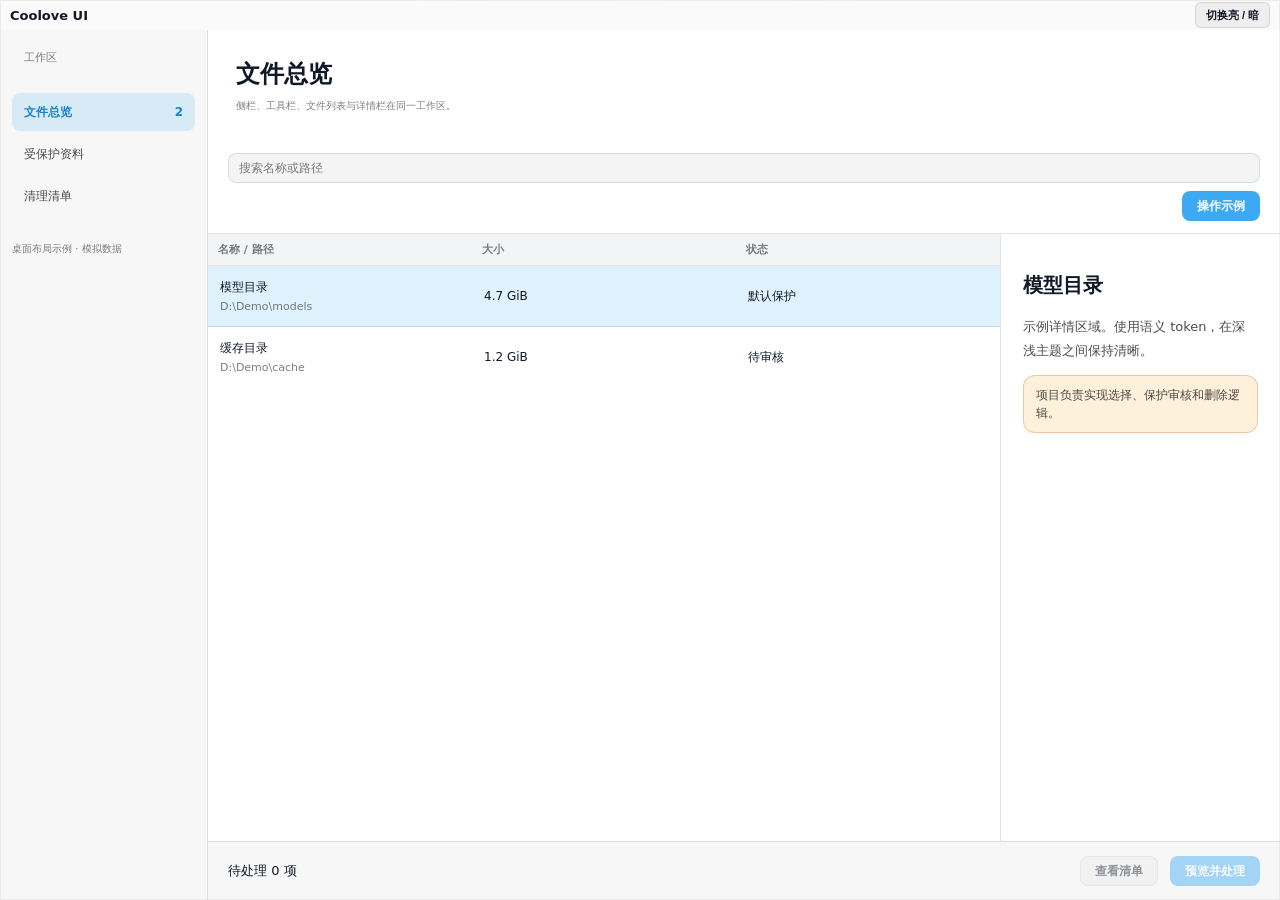
<file: desktop.html>
<!doctype html>
<html lang="zh-CN" data-theme="light">
<meta charset="utf-8"><meta name="viewport" content="width=device-width, initial-scale=1">
<title>Coolove UI · 桌面工作区</title><link rel="stylesheet" href="coolove-ui.css">
<style>
  html, body { margin: 0; height: 100%; font: 13px var(--font-family); color: var(--text-primary); }
  .cl-window { height: 100%; border-radius: 0; } .demo-head { padding: 28px; } .demo-head h1 { margin: 0 0 8px; font-size: 24px; }
  .demo-table { min-height: 0; overflow: auto; } .cl-inspector p { color: var(--text-secondary); line-height: 1.8; }
</style>
<div class="cl-window">
  <header class="cl-titlebar"><b>Coolove UI</b><span class="cl-titlebar__spacer"></span><button class="cl-btn cl-btn--sm" onclick="document.documentElement.dataset.theme = document.documentElement.dataset.theme === 'light' ? 'dark' : 'light'">切换亮 / 暗</button></header>
  <div class="cl-desktop">
    <aside class="cl-sidebar"><p class="cl-sidebar__label">工作区</p><nav class="cl-nav"><button class="cl-nav__item" aria-current="page">文件总览 <span class="cl-nav__meta">2</span></button><button class="cl-nav__item">受保护资料</button><button class="cl-nav__item">清理清单</button></nav><p class="cl-hint">桌面布局示例 · 模拟数据</p></aside>
    <main class="cl-workspace"><div class="demo-head"><h1>文件总览</h1><p class="cl-hint">侧栏、工具栏、文件列表与详情栏在同一工作区。</p></div><div class="cl-toolbar"><input class="cl-input" aria-label="搜索示例" placeholder="搜索名称或路径"><span class="cl-toolbar__spacer"></span><button class="cl-btn cl-btn--primary">操作示例</button></div>
      <div class="cl-split"><div class="demo-table"><table class="cl-table cl-table--files"><thead><tr><th>名称 / 路径</th><th>大小</th><th>状态</th></tr></thead><tbody><tr aria-selected="true" tabindex="0"><td><span class="cl-file"><span class="cl-file__body"><b class="cl-file__name">模型目录</b><small class="cl-file__path">D:\Demo\models</small></span></span></td><td>4.7 GiB</td><td>默认保护</td></tr><tr tabindex="0"><td><span class="cl-file"><span class="cl-file__body"><b class="cl-file__name">缓存目录</b><small class="cl-file__path">D:\Demo\cache</small></span></span></td><td>1.2 GiB</td><td>待审核</td></tr></tbody></table></div><aside class="cl-inspector"><h2>模型目录</h2><p>示例详情区域。使用语义 token，在深浅主题之间保持清晰。</p><div class="cl-alert cl-alert--warning">项目负责实现选择、保护审核和删除逻辑。</div></aside></div>
      <footer class="cl-queuebar"><div class="cl-queuebar__summary">待处理 0 项</div><button class="cl-btn" disabled>查看清单</button><button class="cl-btn cl-btn--primary" disabled>预览并处理</button></footer>
    </main>
  </div>
</div>
</html>
</file>
